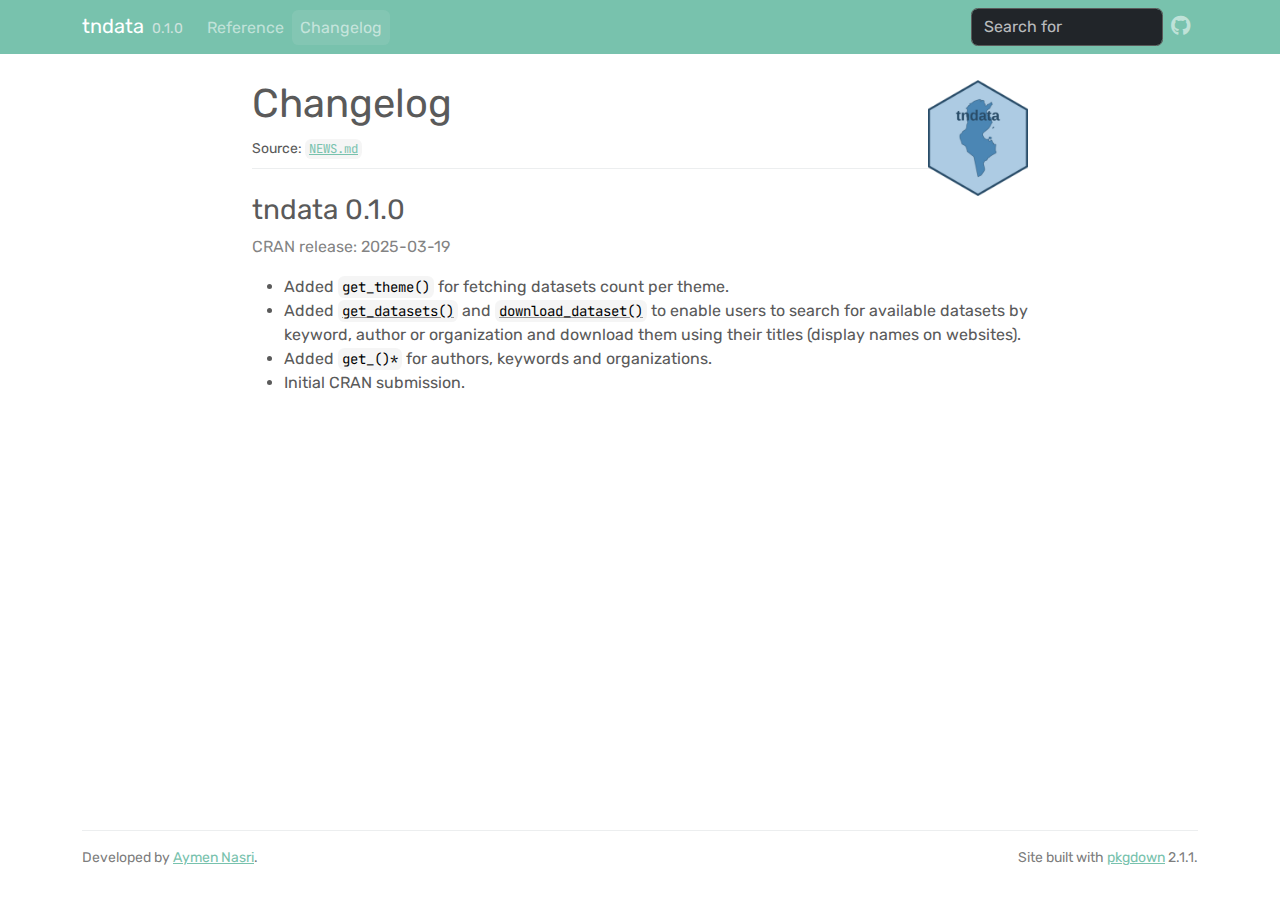
<file: news/index.html>
<!DOCTYPE html>
<!-- Generated by pkgdown: do not edit by hand --><html lang="en"><head><meta http-equiv="Content-Type" content="text/html; charset=UTF-8"><meta charset="utf-8"><meta http-equiv="X-UA-Compatible" content="IE=edge"><meta name="viewport" content="width=device-width, initial-scale=1, shrink-to-fit=no"><title>Changelog • tndata</title><script src="../deps/jquery-3.6.0/jquery-3.6.0.min.js"></script><meta name="viewport" content="width=device-width, initial-scale=1, shrink-to-fit=no"><link href="../deps/bootstrap-5.3.1/bootstrap.min.css" rel="stylesheet"><script src="../deps/bootstrap-5.3.1/bootstrap.bundle.min.js"></script><link href="../deps/Rubik-0.4.9/font.css" rel="stylesheet"><link href="../deps/JetBrains_Mono-0.4.9/font.css" rel="stylesheet"><link href="../deps/font-awesome-6.5.2/css/all.min.css" rel="stylesheet"><link href="../deps/font-awesome-6.5.2/css/v4-shims.min.css" rel="stylesheet"><script src="../deps/headroom-0.11.0/headroom.min.js"></script><script src="../deps/headroom-0.11.0/jQuery.headroom.min.js"></script><script src="../deps/bootstrap-toc-1.0.1/bootstrap-toc.min.js"></script><script src="../deps/clipboard.js-2.0.11/clipboard.min.js"></script><script src="../deps/search-1.0.0/autocomplete.jquery.min.js"></script><script src="../deps/search-1.0.0/fuse.min.js"></script><script src="../deps/search-1.0.0/mark.min.js"></script><!-- pkgdown --><script src="../pkgdown.js"></script><meta property="og:title" content="Changelog"><meta property="og:image" content="http://aymennasri.me/tndata/logo.png"></head><body>
    <a href="#main" class="visually-hidden-focusable">Skip to contents</a>


    <nav class="navbar navbar-expand-lg fixed-top bg-primary" data-bs-theme="dark" aria-label="Site navigation"><div class="container">

    <a class="navbar-brand me-2" href="../index.html">tndata</a>

    <small class="nav-text text-muted me-auto" data-bs-toggle="tooltip" data-bs-placement="bottom" title="">0.1.0</small>


    <button class="navbar-toggler" type="button" data-bs-toggle="collapse" data-bs-target="#navbar" aria-controls="navbar" aria-expanded="false" aria-label="Toggle navigation">
      <span class="navbar-toggler-icon"></span>
    </button>

    <div id="navbar" class="collapse navbar-collapse ms-3">
      <ul class="navbar-nav me-auto"><li class="nav-item"><a class="nav-link" href="../reference/index.html">Reference</a></li>
<li class="active nav-item"><a class="nav-link" href="../news/index.html">Changelog</a></li>
      </ul><ul class="navbar-nav"><li class="nav-item"><form class="form-inline" role="search">
 <input class="form-control" type="search" name="search-input" id="search-input" autocomplete="off" aria-label="Search site" placeholder="Search for" data-search-index="../search.json"></form></li>
<li class="nav-item"><a class="external-link nav-link" href="https://github.com/aymennasri/tndata/" aria-label="GitHub"><span class="fa fab fa-github fa-lg"></span></a></li>
      </ul></div>


  </div>
</nav><div class="container template-news">
<div class="row">
  <main id="main" class="col-md-9"><div class="page-header">
      <img src="../logo.png" class="logo" alt=""><h1>Changelog</h1>
      <small>Source: <a href="https://github.com/aymennasri/tndata/blob/master/NEWS.md" class="external-link"><code>NEWS.md</code></a></small>
    </div>

    <div class="section level2">
<h2 class="pkg-version" data-toc-text="0.1.0" id="tndata-010">tndata 0.1.0<a class="anchor" aria-label="anchor" href="#tndata-010"></a></h2><p class="text-muted">CRAN release: 2025-03-19</p>
<ul><li>Added <code>get_theme()</code> for fetching datasets count per theme.</li>
<li>Added <code><a href="../reference/get_datasets.html">get_datasets()</a></code> and <code><a href="../reference/download_dataset.html">download_dataset()</a></code> to enable users to search for available datasets by keyword, author or organization and download them using their titles (display names on websites).</li>
<li>Added <code>get_()*</code> for authors, keywords and organizations.</li>
<li>Initial CRAN submission.</li>
</ul></div>
  </main></div>


    <footer><div class="pkgdown-footer-left">
  <p>Developed by <a href="https://aymennasri.me" class="external-link">Aymen Nasri</a>.</p>
</div>

<div class="pkgdown-footer-right">
  <p>Site built with <a href="https://pkgdown.r-lib.org/" class="external-link">pkgdown</a> 2.1.1.</p>
</div>

    </footer></div>





  </body></html>
</file>
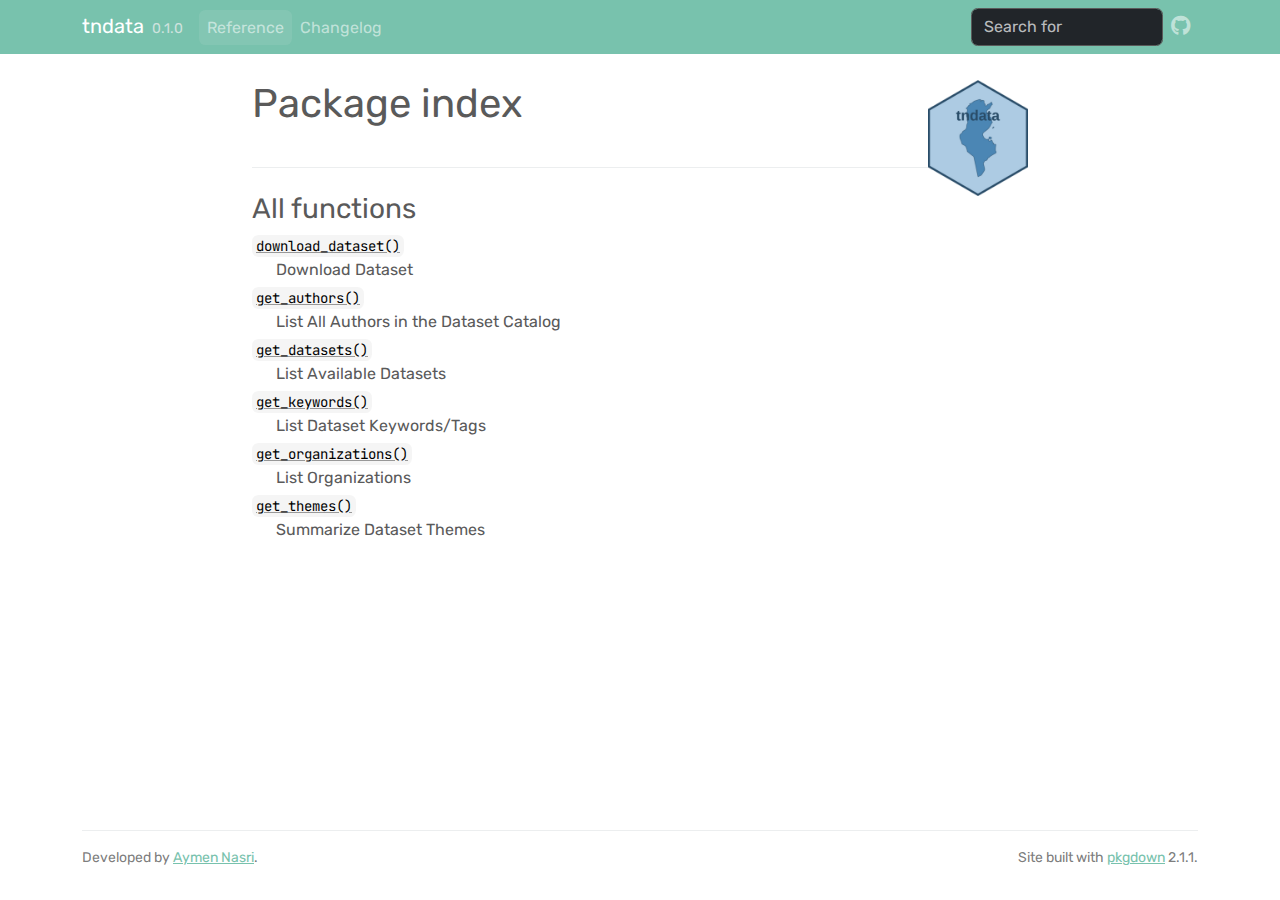
<file: reference/index.html>
<!DOCTYPE html>
<!-- Generated by pkgdown: do not edit by hand --><html lang="en"><head><meta http-equiv="Content-Type" content="text/html; charset=UTF-8"><meta charset="utf-8"><meta http-equiv="X-UA-Compatible" content="IE=edge"><meta name="viewport" content="width=device-width, initial-scale=1, shrink-to-fit=no"><title>Package index • tndata</title><script src="../deps/jquery-3.6.0/jquery-3.6.0.min.js"></script><meta name="viewport" content="width=device-width, initial-scale=1, shrink-to-fit=no"><link href="../deps/bootstrap-5.3.1/bootstrap.min.css" rel="stylesheet"><script src="../deps/bootstrap-5.3.1/bootstrap.bundle.min.js"></script><link href="../deps/Rubik-0.4.9/font.css" rel="stylesheet"><link href="../deps/JetBrains_Mono-0.4.9/font.css" rel="stylesheet"><link href="../deps/font-awesome-6.5.2/css/all.min.css" rel="stylesheet"><link href="../deps/font-awesome-6.5.2/css/v4-shims.min.css" rel="stylesheet"><script src="../deps/headroom-0.11.0/headroom.min.js"></script><script src="../deps/headroom-0.11.0/jQuery.headroom.min.js"></script><script src="../deps/bootstrap-toc-1.0.1/bootstrap-toc.min.js"></script><script src="../deps/clipboard.js-2.0.11/clipboard.min.js"></script><script src="../deps/search-1.0.0/autocomplete.jquery.min.js"></script><script src="../deps/search-1.0.0/fuse.min.js"></script><script src="../deps/search-1.0.0/mark.min.js"></script><!-- pkgdown --><script src="../pkgdown.js"></script><meta property="og:title" content="Package index"><meta property="og:image" content="http://aymennasri.me/tndata/logo.png"></head><body>
    <a href="#main" class="visually-hidden-focusable">Skip to contents</a>


    <nav class="navbar navbar-expand-lg fixed-top bg-primary" data-bs-theme="dark" aria-label="Site navigation"><div class="container">

    <a class="navbar-brand me-2" href="../index.html">tndata</a>

    <small class="nav-text text-muted me-auto" data-bs-toggle="tooltip" data-bs-placement="bottom" title="">0.1.0</small>


    <button class="navbar-toggler" type="button" data-bs-toggle="collapse" data-bs-target="#navbar" aria-controls="navbar" aria-expanded="false" aria-label="Toggle navigation">
      <span class="navbar-toggler-icon"></span>
    </button>

    <div id="navbar" class="collapse navbar-collapse ms-3">
      <ul class="navbar-nav me-auto"><li class="active nav-item"><a class="nav-link" href="../reference/index.html">Reference</a></li>
<li class="nav-item"><a class="nav-link" href="../news/index.html">Changelog</a></li>
      </ul><ul class="navbar-nav"><li class="nav-item"><form class="form-inline" role="search">
 <input class="form-control" type="search" name="search-input" id="search-input" autocomplete="off" aria-label="Search site" placeholder="Search for" data-search-index="../search.json"></form></li>
<li class="nav-item"><a class="external-link nav-link" href="https://github.com/aymennasri/tndata/" aria-label="GitHub"><span class="fa fab fa-github fa-lg"></span></a></li>
      </ul></div>


  </div>
</nav><div class="container template-reference-index">
<div class="row">
  <main id="main" class="col-md-9"><div class="page-header">
      <img src="../logo.png" class="logo" alt=""><h1>Package index</h1>
    </div>

    <div class="section level2">
      <h2 id="all-functions">All functions<a class="anchor" aria-label="anchor" href="#all-functions"></a></h2>




    </div><div class="section level2">




      <dl><dt>

          <code><a href="download_dataset.html">download_dataset()</a></code>

        </dt>
        <dd>Download Dataset</dd>
      </dl><dl><dt>

          <code><a href="get_authors.html">get_authors()</a></code>

        </dt>
        <dd>List All Authors in the Dataset Catalog</dd>
      </dl><dl><dt>

          <code><a href="get_datasets.html">get_datasets()</a></code>

        </dt>
        <dd>List Available Datasets</dd>
      </dl><dl><dt>

          <code><a href="get_keywords.html">get_keywords()</a></code>

        </dt>
        <dd>List Dataset Keywords/Tags</dd>
      </dl><dl><dt>

          <code><a href="get_organizations.html">get_organizations()</a></code>

        </dt>
        <dd>List Organizations</dd>
      </dl><dl><dt>

          <code><a href="get_themes.html">get_themes()</a></code>

        </dt>
        <dd>Summarize Dataset Themes</dd>
      </dl></div>
  </main></div>


    <footer><div class="pkgdown-footer-left">
  <p>Developed by <a href="https://aymennasri.me" class="external-link">Aymen Nasri</a>.</p>
</div>

<div class="pkgdown-footer-right">
  <p>Site built with <a href="https://pkgdown.r-lib.org/" class="external-link">pkgdown</a> 2.1.1.</p>
</div>

    </footer></div>





  </body></html>
</file>
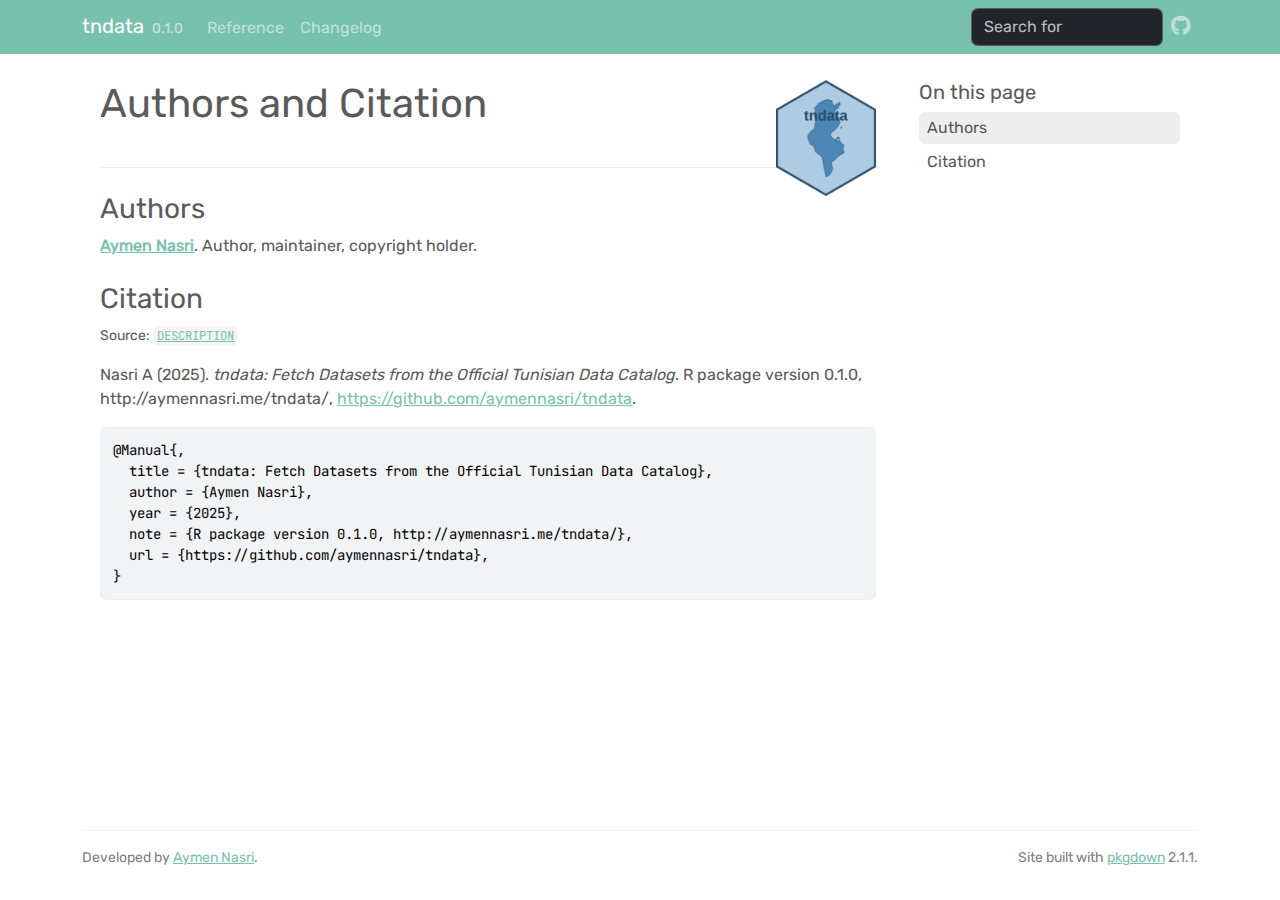
<file: authors.html>
<!DOCTYPE html>
<!-- Generated by pkgdown: do not edit by hand --><html lang="en"><head><meta http-equiv="Content-Type" content="text/html; charset=UTF-8"><meta charset="utf-8"><meta http-equiv="X-UA-Compatible" content="IE=edge"><meta name="viewport" content="width=device-width, initial-scale=1, shrink-to-fit=no"><title>Authors and Citation • tndata</title><script src="deps/jquery-3.6.0/jquery-3.6.0.min.js"></script><meta name="viewport" content="width=device-width, initial-scale=1, shrink-to-fit=no"><link href="deps/bootstrap-5.3.1/bootstrap.min.css" rel="stylesheet"><script src="deps/bootstrap-5.3.1/bootstrap.bundle.min.js"></script><link href="deps/Rubik-0.4.9/font.css" rel="stylesheet"><link href="deps/JetBrains_Mono-0.4.9/font.css" rel="stylesheet"><link href="deps/font-awesome-6.5.2/css/all.min.css" rel="stylesheet"><link href="deps/font-awesome-6.5.2/css/v4-shims.min.css" rel="stylesheet"><script src="deps/headroom-0.11.0/headroom.min.js"></script><script src="deps/headroom-0.11.0/jQuery.headroom.min.js"></script><script src="deps/bootstrap-toc-1.0.1/bootstrap-toc.min.js"></script><script src="deps/clipboard.js-2.0.11/clipboard.min.js"></script><script src="deps/search-1.0.0/autocomplete.jquery.min.js"></script><script src="deps/search-1.0.0/fuse.min.js"></script><script src="deps/search-1.0.0/mark.min.js"></script><!-- pkgdown --><script src="pkgdown.js"></script><meta property="og:title" content="Authors and Citation"><meta property="og:image" content="http://aymennasri.me/tndata/logo.png"></head><body>
    <a href="#main" class="visually-hidden-focusable">Skip to contents</a>


    <nav class="navbar navbar-expand-lg fixed-top bg-primary" data-bs-theme="dark" aria-label="Site navigation"><div class="container">

    <a class="navbar-brand me-2" href="index.html">tndata</a>

    <small class="nav-text text-muted me-auto" data-bs-toggle="tooltip" data-bs-placement="bottom" title="">0.1.0</small>


    <button class="navbar-toggler" type="button" data-bs-toggle="collapse" data-bs-target="#navbar" aria-controls="navbar" aria-expanded="false" aria-label="Toggle navigation">
      <span class="navbar-toggler-icon"></span>
    </button>

    <div id="navbar" class="collapse navbar-collapse ms-3">
      <ul class="navbar-nav me-auto"><li class="nav-item"><a class="nav-link" href="reference/index.html">Reference</a></li>
<li class="nav-item"><a class="nav-link" href="news/index.html">Changelog</a></li>
      </ul><ul class="navbar-nav"><li class="nav-item"><form class="form-inline" role="search">
 <input class="form-control" type="search" name="search-input" id="search-input" autocomplete="off" aria-label="Search site" placeholder="Search for" data-search-index="search.json"></form></li>
<li class="nav-item"><a class="external-link nav-link" href="https://github.com/aymennasri/tndata/" aria-label="GitHub"><span class="fa fab fa-github fa-lg"></span></a></li>
      </ul></div>


  </div>
</nav><div class="container template-citation-authors">
<div class="row">
  <main id="main" class="col-md-9"><div class="page-header">
      <img src="logo.png" class="logo" alt=""><h1>Authors and Citation</h1>
    </div>

    <div class="section level2">
      <h2>Authors</h2>

      <ul class="list-unstyled"><li>
          <p><strong><a href="https://aymennasri.me" class="external-link">Aymen Nasri</a></strong>. Author, maintainer, copyright holder.
          </p>
        </li>
      </ul></div>

    <div class="section level2">
      <h2 id="citation">Citation</h2>
      <p><small class="dont-index">Source: <a href="https://github.com/aymennasri/tndata/blob/master/DESCRIPTION" class="external-link"><code>DESCRIPTION</code></a></small></p>

      <p>Nasri A (2025).
<em>tndata: Fetch Datasets from the Official Tunisian Data Catalog</em>.
R package version 0.1.0, http://aymennasri.me/tndata/, <a href="https://github.com/aymennasri/tndata" class="external-link">https://github.com/aymennasri/tndata</a>.
</p>
      <pre>@Manual{,
  title = {tndata: Fetch Datasets from the Official Tunisian Data Catalog},
  author = {Aymen Nasri},
  year = {2025},
  note = {R package version 0.1.0, http://aymennasri.me/tndata/},
  url = {https://github.com/aymennasri/tndata},
}</pre>
    </div>

  </main><aside class="col-md-3"><nav id="toc" aria-label="Table of contents"><h2>On this page</h2>
    </nav></aside></div>


    <footer><div class="pkgdown-footer-left">
  <p>Developed by <a href="https://aymennasri.me" class="external-link">Aymen Nasri</a>.</p>
</div>

<div class="pkgdown-footer-right">
  <p>Site built with <a href="https://pkgdown.r-lib.org/" class="external-link">pkgdown</a> 2.1.1.</p>
</div>

    </footer></div>





  </body></html>
</file>
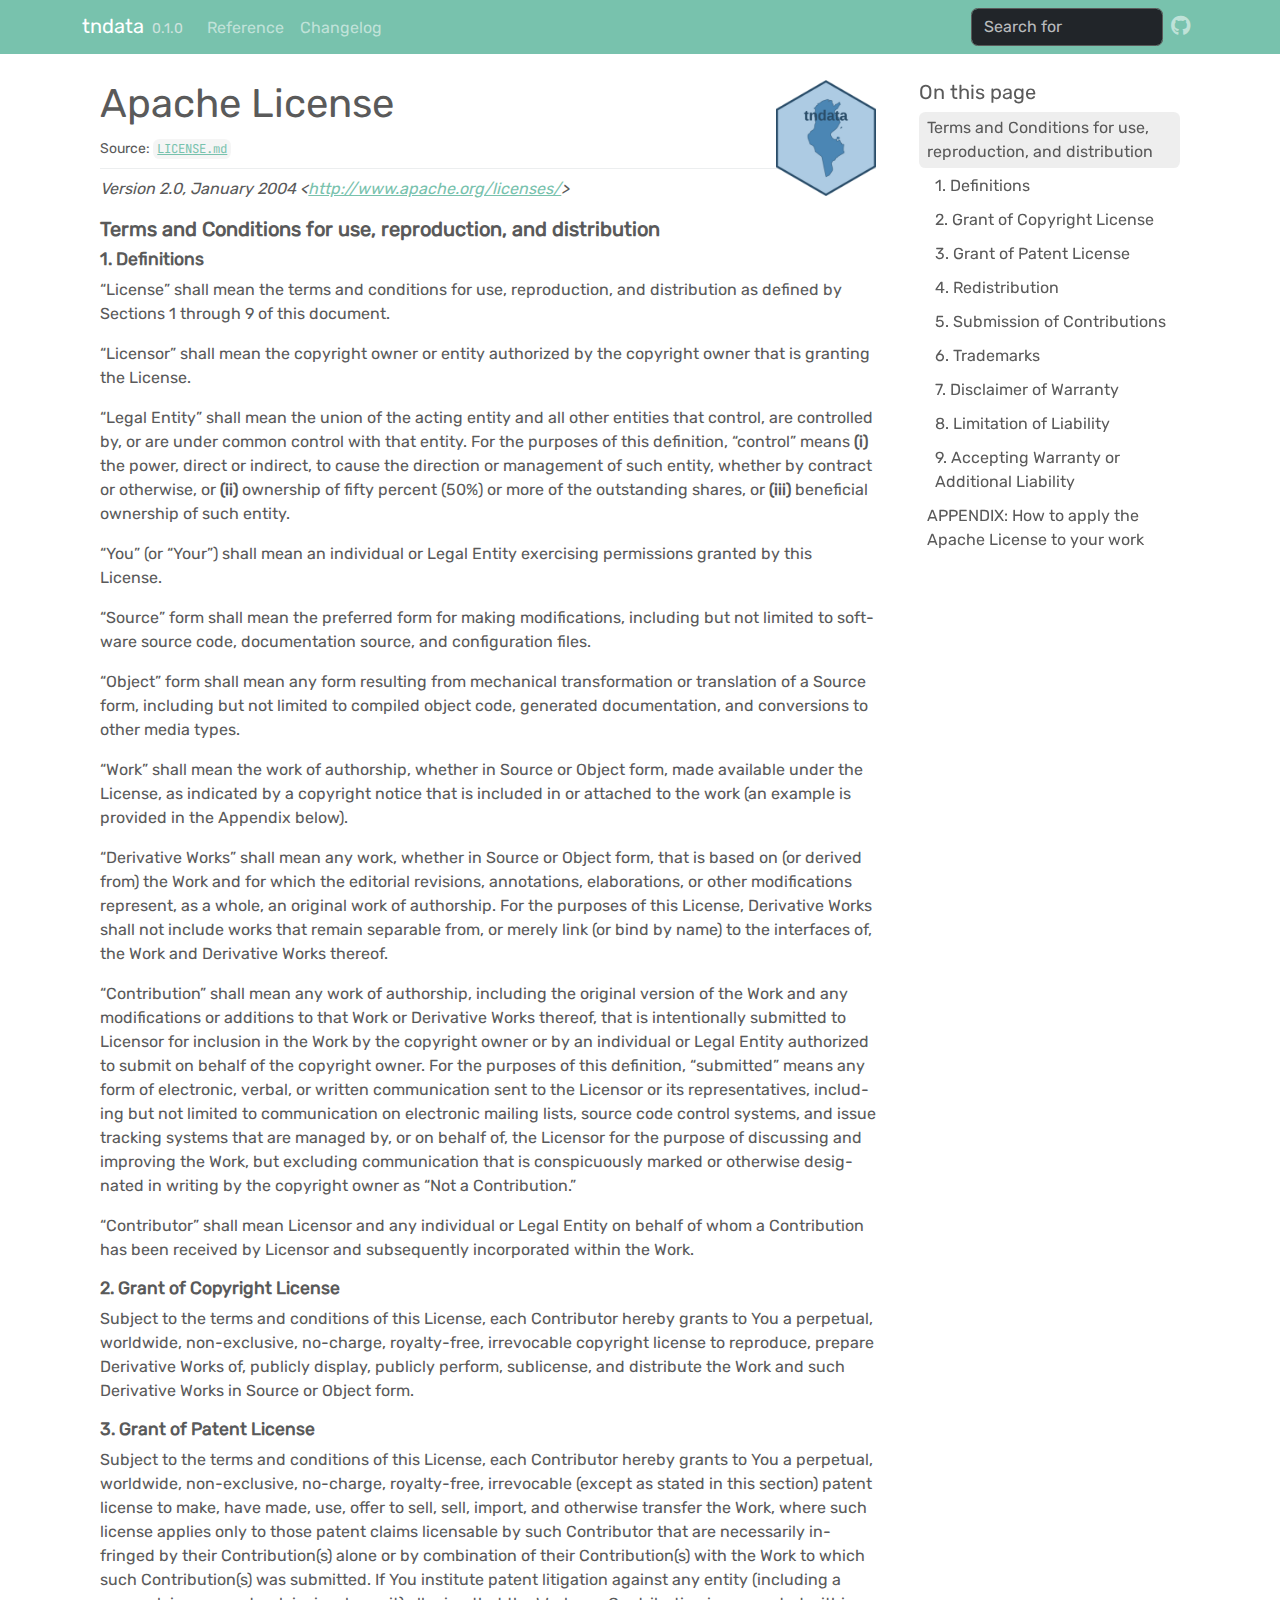
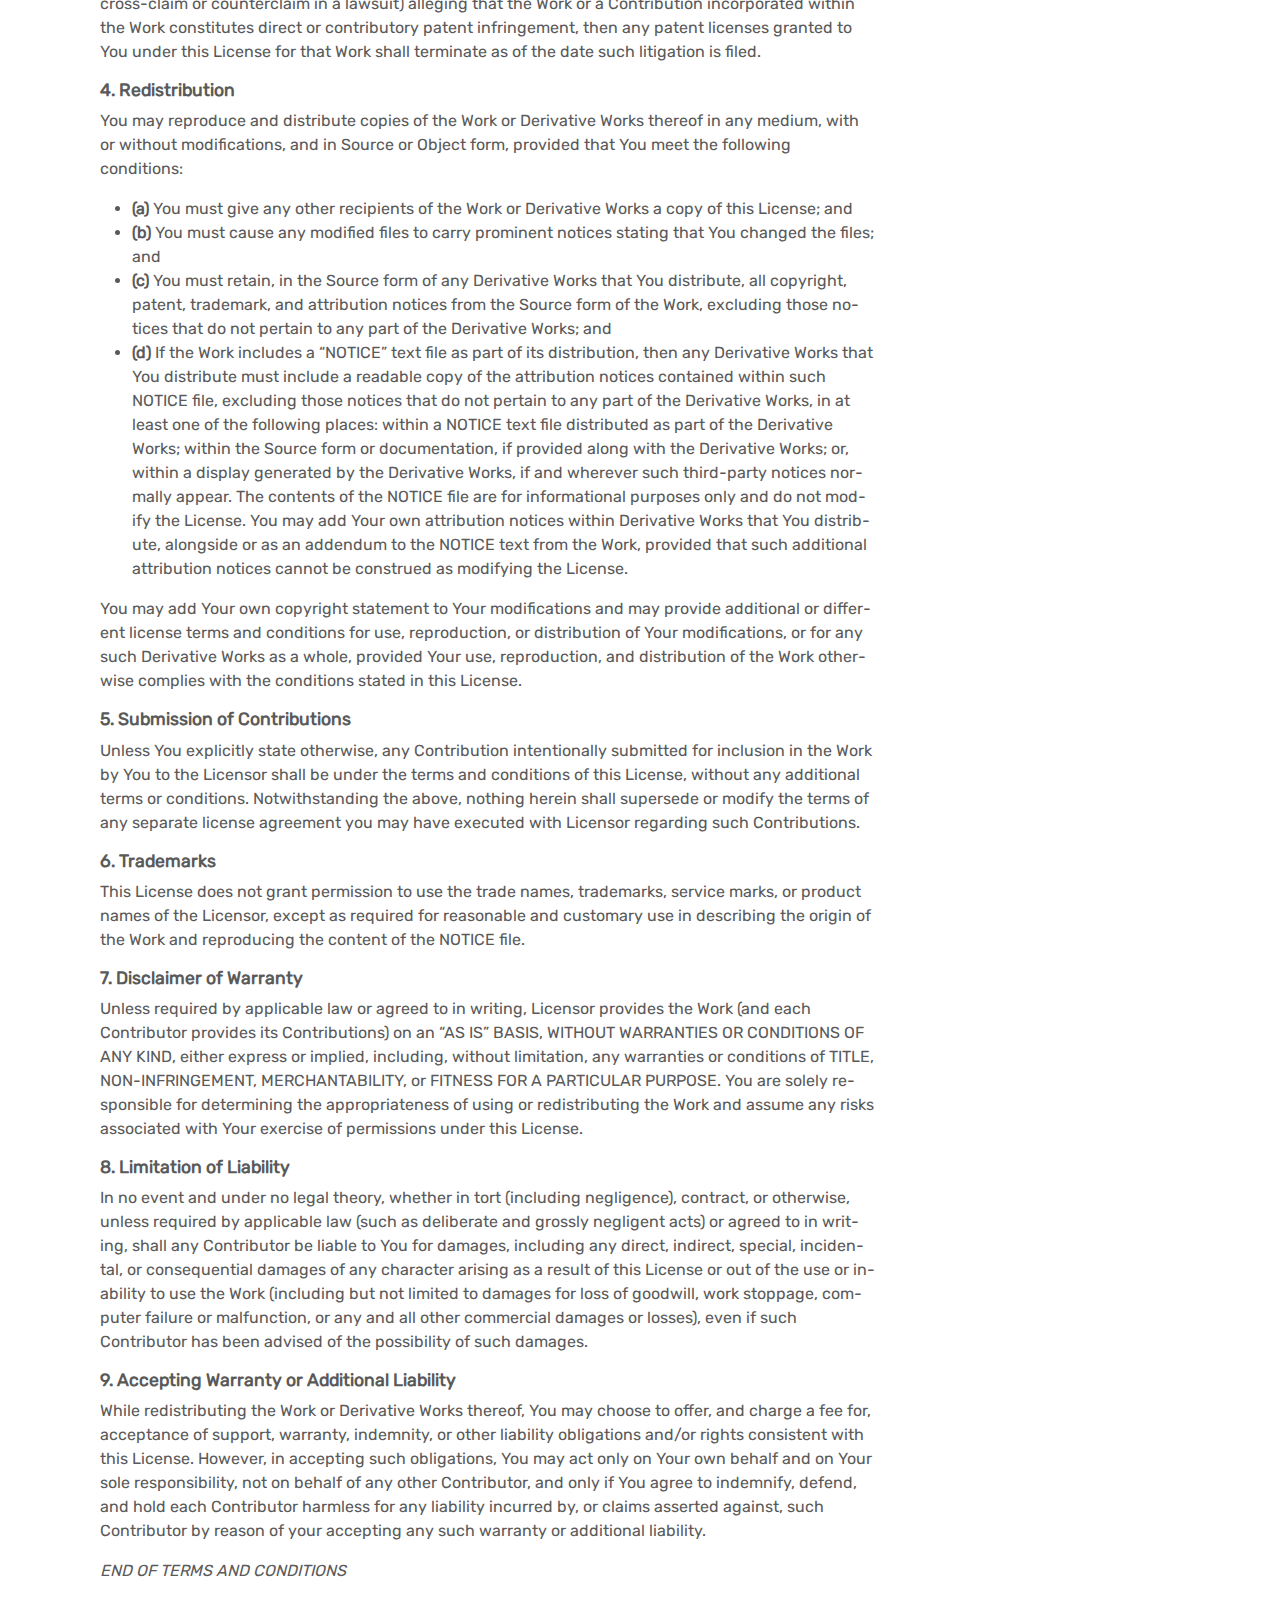
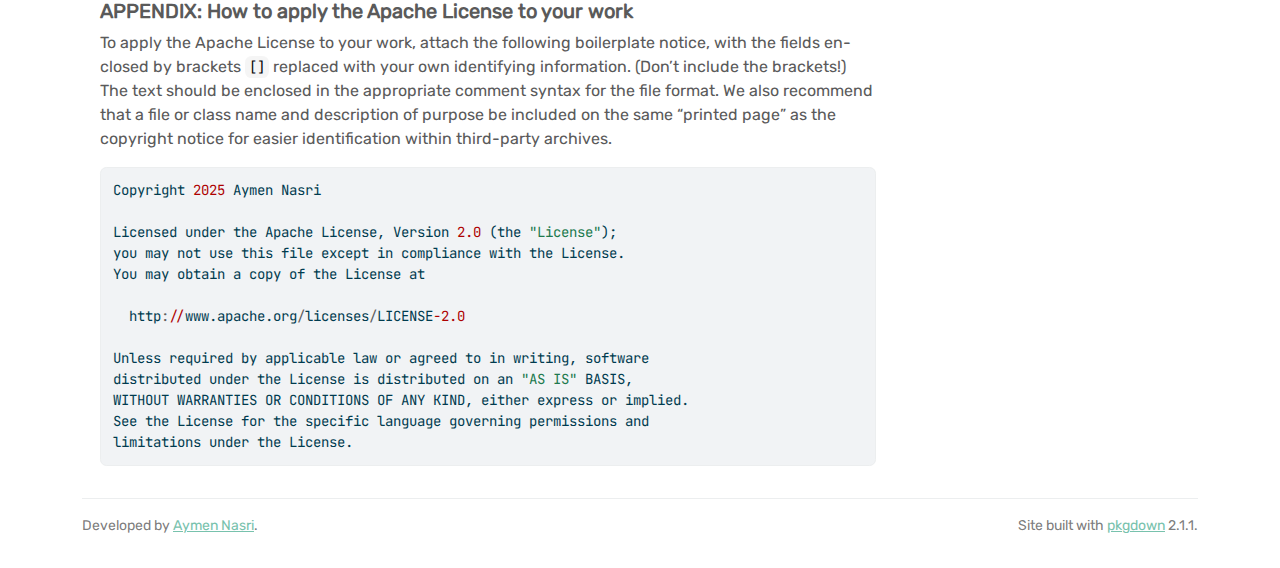
<file: LICENSE.html>
<!DOCTYPE html>
<!-- Generated by pkgdown: do not edit by hand --><html lang="en"><head><meta http-equiv="Content-Type" content="text/html; charset=UTF-8"><meta charset="utf-8"><meta http-equiv="X-UA-Compatible" content="IE=edge"><meta name="viewport" content="width=device-width, initial-scale=1, shrink-to-fit=no"><title>Apache License • tndata</title><script src="deps/jquery-3.6.0/jquery-3.6.0.min.js"></script><meta name="viewport" content="width=device-width, initial-scale=1, shrink-to-fit=no"><link href="deps/bootstrap-5.3.1/bootstrap.min.css" rel="stylesheet"><script src="deps/bootstrap-5.3.1/bootstrap.bundle.min.js"></script><link href="deps/Rubik-0.4.9/font.css" rel="stylesheet"><link href="deps/JetBrains_Mono-0.4.9/font.css" rel="stylesheet"><link href="deps/font-awesome-6.5.2/css/all.min.css" rel="stylesheet"><link href="deps/font-awesome-6.5.2/css/v4-shims.min.css" rel="stylesheet"><script src="deps/headroom-0.11.0/headroom.min.js"></script><script src="deps/headroom-0.11.0/jQuery.headroom.min.js"></script><script src="deps/bootstrap-toc-1.0.1/bootstrap-toc.min.js"></script><script src="deps/clipboard.js-2.0.11/clipboard.min.js"></script><script src="deps/search-1.0.0/autocomplete.jquery.min.js"></script><script src="deps/search-1.0.0/fuse.min.js"></script><script src="deps/search-1.0.0/mark.min.js"></script><!-- pkgdown --><script src="pkgdown.js"></script><meta property="og:title" content="Apache License"><meta property="og:image" content="http://aymennasri.me/tndata/logo.png"></head><body>
    <a href="#main" class="visually-hidden-focusable">Skip to contents</a>


    <nav class="navbar navbar-expand-lg fixed-top bg-primary" data-bs-theme="dark" aria-label="Site navigation"><div class="container">

    <a class="navbar-brand me-2" href="index.html">tndata</a>

    <small class="nav-text text-muted me-auto" data-bs-toggle="tooltip" data-bs-placement="bottom" title="">0.1.0</small>


    <button class="navbar-toggler" type="button" data-bs-toggle="collapse" data-bs-target="#navbar" aria-controls="navbar" aria-expanded="false" aria-label="Toggle navigation">
      <span class="navbar-toggler-icon"></span>
    </button>

    <div id="navbar" class="collapse navbar-collapse ms-3">
      <ul class="navbar-nav me-auto"><li class="nav-item"><a class="nav-link" href="reference/index.html">Reference</a></li>
<li class="nav-item"><a class="nav-link" href="news/index.html">Changelog</a></li>
      </ul><ul class="navbar-nav"><li class="nav-item"><form class="form-inline" role="search">
 <input class="form-control" type="search" name="search-input" id="search-input" autocomplete="off" aria-label="Search site" placeholder="Search for" data-search-index="search.json"></form></li>
<li class="nav-item"><a class="external-link nav-link" href="https://github.com/aymennasri/tndata/" aria-label="GitHub"><span class="fa fab fa-github fa-lg"></span></a></li>
      </ul></div>


  </div>
</nav><div class="container template-title-body">
<div class="row">
  <main id="main" class="col-md-9"><div class="page-header">
      <img src="logo.png" class="logo" alt=""><h1>Apache License</h1>
      <small class="dont-index">Source: <a href="https://github.com/aymennasri/tndata/blob/master/LICENSE.md" class="external-link"><code>LICENSE.md</code></a></small>
    </div>

<div id="apache-license" class="section level1">

<p><em>Version 2.0, January 2004</em> <em>&lt;<a href="http://www.apache.org/licenses/" class="external-link uri">http://www.apache.org/licenses/</a>&gt;</em></p>
<div class="section level3">
<h3 id="terms-and-conditions-for-use-reproduction-and-distribution">Terms and Conditions for use, reproduction, and distribution<a class="anchor" aria-label="anchor" href="#terms-and-conditions-for-use-reproduction-and-distribution"></a></h3>
<div class="section level4">
<h4 id="id_1-definitions">1. Definitions<a class="anchor" aria-label="anchor" href="#id_1-definitions"></a></h4>
<p>“License” shall mean the terms and conditions for use, reproduction, and distribution as defined by Sections 1 through 9 of this document.</p>
<p>“Licensor” shall mean the copyright owner or entity authorized by the copyright owner that is granting the License.</p>
<p>“Legal Entity” shall mean the union of the acting entity and all other entities that control, are controlled by, or are under common control with that entity. For the purposes of this definition, “control” means <strong>(i)</strong> the power, direct or indirect, to cause the direction or management of such entity, whether by contract or otherwise, or <strong>(ii)</strong> ownership of fifty percent (50%) or more of the outstanding shares, or <strong>(iii)</strong> beneficial ownership of such entity.</p>
<p>“You” (or “Your”) shall mean an individual or Legal Entity exercising permissions granted by this License.</p>
<p>“Source” form shall mean the preferred form for making modifications, including but not limited to software source code, documentation source, and configuration files.</p>
<p>“Object” form shall mean any form resulting from mechanical transformation or translation of a Source form, including but not limited to compiled object code, generated documentation, and conversions to other media types.</p>
<p>“Work” shall mean the work of authorship, whether in Source or Object form, made available under the License, as indicated by a copyright notice that is included in or attached to the work (an example is provided in the Appendix below).</p>
<p>“Derivative Works” shall mean any work, whether in Source or Object form, that is based on (or derived from) the Work and for which the editorial revisions, annotations, elaborations, or other modifications represent, as a whole, an original work of authorship. For the purposes of this License, Derivative Works shall not include works that remain separable from, or merely link (or bind by name) to the interfaces of, the Work and Derivative Works thereof.</p>
<p>“Contribution” shall mean any work of authorship, including the original version of the Work and any modifications or additions to that Work or Derivative Works thereof, that is intentionally submitted to Licensor for inclusion in the Work by the copyright owner or by an individual or Legal Entity authorized to submit on behalf of the copyright owner. For the purposes of this definition, “submitted” means any form of electronic, verbal, or written communication sent to the Licensor or its representatives, including but not limited to communication on electronic mailing lists, source code control systems, and issue tracking systems that are managed by, or on behalf of, the Licensor for the purpose of discussing and improving the Work, but excluding communication that is conspicuously marked or otherwise designated in writing by the copyright owner as “Not a Contribution.”</p>
<p>“Contributor” shall mean Licensor and any individual or Legal Entity on behalf of whom a Contribution has been received by Licensor and subsequently incorporated within the Work.</p>
</div>
<div class="section level4">
<h4 id="id_2-grant-of-copyright-license">2. Grant of Copyright License<a class="anchor" aria-label="anchor" href="#id_2-grant-of-copyright-license"></a></h4>
<p>Subject to the terms and conditions of this License, each Contributor hereby grants to You a perpetual, worldwide, non-exclusive, no-charge, royalty-free, irrevocable copyright license to reproduce, prepare Derivative Works of, publicly display, publicly perform, sublicense, and distribute the Work and such Derivative Works in Source or Object form.</p>
</div>
<div class="section level4">
<h4 id="id_3-grant-of-patent-license">3. Grant of Patent License<a class="anchor" aria-label="anchor" href="#id_3-grant-of-patent-license"></a></h4>
<p>Subject to the terms and conditions of this License, each Contributor hereby grants to You a perpetual, worldwide, non-exclusive, no-charge, royalty-free, irrevocable (except as stated in this section) patent license to make, have made, use, offer to sell, sell, import, and otherwise transfer the Work, where such license applies only to those patent claims licensable by such Contributor that are necessarily infringed by their Contribution(s) alone or by combination of their Contribution(s) with the Work to which such Contribution(s) was submitted. If You institute patent litigation against any entity (including a cross-claim or counterclaim in a lawsuit) alleging that the Work or a Contribution incorporated within the Work constitutes direct or contributory patent infringement, then any patent licenses granted to You under this License for that Work shall terminate as of the date such litigation is filed.</p>
</div>
<div class="section level4">
<h4 id="id_4-redistribution">4. Redistribution<a class="anchor" aria-label="anchor" href="#id_4-redistribution"></a></h4>
<p>You may reproduce and distribute copies of the Work or Derivative Works thereof in any medium, with or without modifications, and in Source or Object form, provided that You meet the following conditions:</p>
<ul><li>
<strong>(a)</strong> You must give any other recipients of the Work or Derivative Works a copy of this License; and</li>
<li>
<strong>(b)</strong> You must cause any modified files to carry prominent notices stating that You changed the files; and</li>
<li>
<strong>(c)</strong> You must retain, in the Source form of any Derivative Works that You distribute, all copyright, patent, trademark, and attribution notices from the Source form of the Work, excluding those notices that do not pertain to any part of the Derivative Works; and</li>
<li>
<strong>(d)</strong> If the Work includes a “NOTICE” text file as part of its distribution, then any Derivative Works that You distribute must include a readable copy of the attribution notices contained within such NOTICE file, excluding those notices that do not pertain to any part of the Derivative Works, in at least one of the following places: within a NOTICE text file distributed as part of the Derivative Works; within the Source form or documentation, if provided along with the Derivative Works; or, within a display generated by the Derivative Works, if and wherever such third-party notices normally appear. The contents of the NOTICE file are for informational purposes only and do not modify the License. You may add Your own attribution notices within Derivative Works that You distribute, alongside or as an addendum to the NOTICE text from the Work, provided that such additional attribution notices cannot be construed as modifying the License.</li>
</ul><p>You may add Your own copyright statement to Your modifications and may provide additional or different license terms and conditions for use, reproduction, or distribution of Your modifications, or for any such Derivative Works as a whole, provided Your use, reproduction, and distribution of the Work otherwise complies with the conditions stated in this License.</p>
</div>
<div class="section level4">
<h4 id="id_5-submission-of-contributions">5. Submission of Contributions<a class="anchor" aria-label="anchor" href="#id_5-submission-of-contributions"></a></h4>
<p>Unless You explicitly state otherwise, any Contribution intentionally submitted for inclusion in the Work by You to the Licensor shall be under the terms and conditions of this License, without any additional terms or conditions. Notwithstanding the above, nothing herein shall supersede or modify the terms of any separate license agreement you may have executed with Licensor regarding such Contributions.</p>
</div>
<div class="section level4">
<h4 id="id_6-trademarks">6. Trademarks<a class="anchor" aria-label="anchor" href="#id_6-trademarks"></a></h4>
<p>This License does not grant permission to use the trade names, trademarks, service marks, or product names of the Licensor, except as required for reasonable and customary use in describing the origin of the Work and reproducing the content of the NOTICE file.</p>
</div>
<div class="section level4">
<h4 id="id_7-disclaimer-of-warranty">7. Disclaimer of Warranty<a class="anchor" aria-label="anchor" href="#id_7-disclaimer-of-warranty"></a></h4>
<p>Unless required by applicable law or agreed to in writing, Licensor provides the Work (and each Contributor provides its Contributions) on an “AS IS” BASIS, WITHOUT WARRANTIES OR CONDITIONS OF ANY KIND, either express or implied, including, without limitation, any warranties or conditions of TITLE, NON-INFRINGEMENT, MERCHANTABILITY, or FITNESS FOR A PARTICULAR PURPOSE. You are solely responsible for determining the appropriateness of using or redistributing the Work and assume any risks associated with Your exercise of permissions under this License.</p>
</div>
<div class="section level4">
<h4 id="id_8-limitation-of-liability">8. Limitation of Liability<a class="anchor" aria-label="anchor" href="#id_8-limitation-of-liability"></a></h4>
<p>In no event and under no legal theory, whether in tort (including negligence), contract, or otherwise, unless required by applicable law (such as deliberate and grossly negligent acts) or agreed to in writing, shall any Contributor be liable to You for damages, including any direct, indirect, special, incidental, or consequential damages of any character arising as a result of this License or out of the use or inability to use the Work (including but not limited to damages for loss of goodwill, work stoppage, computer failure or malfunction, or any and all other commercial damages or losses), even if such Contributor has been advised of the possibility of such damages.</p>
</div>
<div class="section level4">
<h4 id="id_9-accepting-warranty-or-additional-liability">9. Accepting Warranty or Additional Liability<a class="anchor" aria-label="anchor" href="#id_9-accepting-warranty-or-additional-liability"></a></h4>
<p>While redistributing the Work or Derivative Works thereof, You may choose to offer, and charge a fee for, acceptance of support, warranty, indemnity, or other liability obligations and/or rights consistent with this License. However, in accepting such obligations, You may act only on Your own behalf and on Your sole responsibility, not on behalf of any other Contributor, and only if You agree to indemnify, defend, and hold each Contributor harmless for any liability incurred by, or claims asserted against, such Contributor by reason of your accepting any such warranty or additional liability.</p>
<p><em>END OF TERMS AND CONDITIONS</em></p>
</div>
</div>
<div class="section level3">
<h3 id="appendix-how-to-apply-the-apache-license-to-your-work">APPENDIX: How to apply the Apache License to your work<a class="anchor" aria-label="anchor" href="#appendix-how-to-apply-the-apache-license-to-your-work"></a></h3>
<p>To apply the Apache License to your work, attach the following boilerplate notice, with the fields enclosed by brackets <code>[]</code> replaced with your own identifying information. (Don’t include the brackets!) The text should be enclosed in the appropriate comment syntax for the file format. We also recommend that a file or class name and description of purpose be included on the same “printed page” as the copyright notice for easier identification within third-party archives.</p>
<div class="sourceCode" id="cb1"><pre class="sourceCode R"><code class="sourceCode r"><span id="cb1-1"><a href="#cb1-1" tabindex="-1"></a>Copyright <span class="dv">2025</span> Aymen Nasri</span>
<span id="cb1-2"><a href="#cb1-2" tabindex="-1"></a></span>
<span id="cb1-3"><a href="#cb1-3" tabindex="-1"></a>Licensed under the Apache License, Version <span class="fl">2.0</span> (the <span class="st">"License"</span>);</span>
<span id="cb1-4"><a href="#cb1-4" tabindex="-1"></a>you may not use this file except <span class="cf">in</span> compliance with the License.</span>
<span id="cb1-5"><a href="#cb1-5" tabindex="-1"></a>You may obtain a copy of the License at</span>
<span id="cb1-6"><a href="#cb1-6" tabindex="-1"></a></span>
<span id="cb1-7"><a href="#cb1-7" tabindex="-1"></a>  http<span class="sc">:</span><span class="er">//</span>www.apache.org<span class="sc">/</span>licenses<span class="sc">/</span>LICENSE<span class="fl">-2.0</span></span>
<span id="cb1-8"><a href="#cb1-8" tabindex="-1"></a></span>
<span id="cb1-9"><a href="#cb1-9" tabindex="-1"></a>Unless required by applicable law or agreed to <span class="cf">in</span> writing, software</span>
<span id="cb1-10"><a href="#cb1-10" tabindex="-1"></a>distributed under the License is distributed on an <span class="st">"AS IS"</span> BASIS,</span>
<span id="cb1-11"><a href="#cb1-11" tabindex="-1"></a>WITHOUT WARRANTIES OR CONDITIONS OF ANY KIND, either express or implied.</span>
<span id="cb1-12"><a href="#cb1-12" tabindex="-1"></a>See the License <span class="cf">for</span> the specific language governing permissions and</span>
<span id="cb1-13"><a href="#cb1-13" tabindex="-1"></a>limitations under the License.</span></code></pre></div>
</div>
</div>

  </main><aside class="col-md-3"><nav id="toc" aria-label="Table of contents"><h2>On this page</h2>
    </nav></aside></div>


    <footer><div class="pkgdown-footer-left">
  <p>Developed by <a href="https://aymennasri.me" class="external-link">Aymen Nasri</a>.</p>
</div>

<div class="pkgdown-footer-right">
  <p>Site built with <a href="https://pkgdown.r-lib.org/" class="external-link">pkgdown</a> 2.1.1.</p>
</div>

    </footer></div>





  </body></html>
</file>
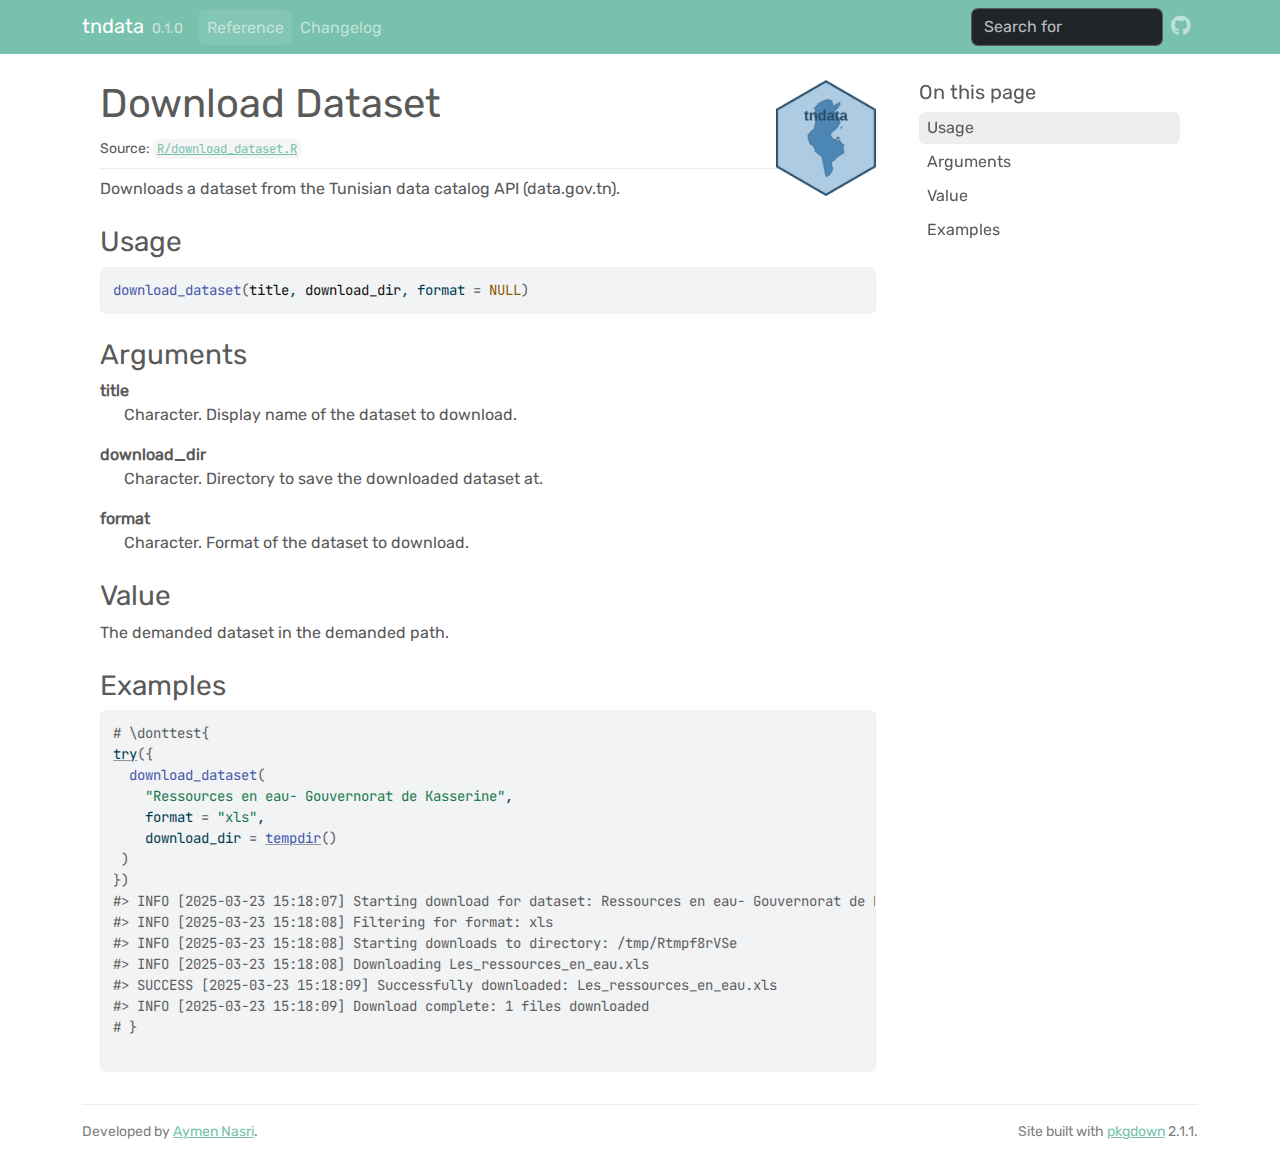
<file: reference/download_dataset.html>
<!DOCTYPE html>
<!-- Generated by pkgdown: do not edit by hand --><html lang="en"><head><meta http-equiv="Content-Type" content="text/html; charset=UTF-8"><meta charset="utf-8"><meta http-equiv="X-UA-Compatible" content="IE=edge"><meta name="viewport" content="width=device-width, initial-scale=1, shrink-to-fit=no"><title>Download Dataset — download_dataset • tndata</title><script src="../deps/jquery-3.6.0/jquery-3.6.0.min.js"></script><meta name="viewport" content="width=device-width, initial-scale=1, shrink-to-fit=no"><link href="../deps/bootstrap-5.3.1/bootstrap.min.css" rel="stylesheet"><script src="../deps/bootstrap-5.3.1/bootstrap.bundle.min.js"></script><link href="../deps/Rubik-0.4.9/font.css" rel="stylesheet"><link href="../deps/JetBrains_Mono-0.4.9/font.css" rel="stylesheet"><link href="../deps/font-awesome-6.5.2/css/all.min.css" rel="stylesheet"><link href="../deps/font-awesome-6.5.2/css/v4-shims.min.css" rel="stylesheet"><script src="../deps/headroom-0.11.0/headroom.min.js"></script><script src="../deps/headroom-0.11.0/jQuery.headroom.min.js"></script><script src="../deps/bootstrap-toc-1.0.1/bootstrap-toc.min.js"></script><script src="../deps/clipboard.js-2.0.11/clipboard.min.js"></script><script src="../deps/search-1.0.0/autocomplete.jquery.min.js"></script><script src="../deps/search-1.0.0/fuse.min.js"></script><script src="../deps/search-1.0.0/mark.min.js"></script><!-- pkgdown --><script src="../pkgdown.js"></script><meta property="og:title" content="Download Dataset — download_dataset"><meta name="description" content="Downloads a dataset from the Tunisian data catalog API (data.gov.tn)."><meta property="og:description" content="Downloads a dataset from the Tunisian data catalog API (data.gov.tn)."><meta property="og:image" content="http://aymennasri.me/tndata/logo.png"></head><body>
    <a href="#main" class="visually-hidden-focusable">Skip to contents</a>


    <nav class="navbar navbar-expand-lg fixed-top bg-primary" data-bs-theme="dark" aria-label="Site navigation"><div class="container">

    <a class="navbar-brand me-2" href="../index.html">tndata</a>

    <small class="nav-text text-muted me-auto" data-bs-toggle="tooltip" data-bs-placement="bottom" title="">0.1.0</small>


    <button class="navbar-toggler" type="button" data-bs-toggle="collapse" data-bs-target="#navbar" aria-controls="navbar" aria-expanded="false" aria-label="Toggle navigation">
      <span class="navbar-toggler-icon"></span>
    </button>

    <div id="navbar" class="collapse navbar-collapse ms-3">
      <ul class="navbar-nav me-auto"><li class="active nav-item"><a class="nav-link" href="../reference/index.html">Reference</a></li>
<li class="nav-item"><a class="nav-link" href="../news/index.html">Changelog</a></li>
      </ul><ul class="navbar-nav"><li class="nav-item"><form class="form-inline" role="search">
 <input class="form-control" type="search" name="search-input" id="search-input" autocomplete="off" aria-label="Search site" placeholder="Search for" data-search-index="../search.json"></form></li>
<li class="nav-item"><a class="external-link nav-link" href="https://github.com/aymennasri/tndata/" aria-label="GitHub"><span class="fa fab fa-github fa-lg"></span></a></li>
      </ul></div>


  </div>
</nav><div class="container template-reference-topic">
<div class="row">
  <main id="main" class="col-md-9"><div class="page-header">
      <img src="../logo.png" class="logo" alt=""><h1>Download Dataset</h1>
      <small class="dont-index">Source: <a href="https://github.com/aymennasri/tndata/blob/master/R/download_dataset.R" class="external-link"><code>R/download_dataset.R</code></a></small>
      <div class="d-none name"><code>download_dataset.Rd</code></div>
    </div>

    <div class="ref-description section level2">
    <p>Downloads a dataset from the Tunisian data catalog API (data.gov.tn).</p>
    </div>

    <div class="section level2">
    <h2 id="ref-usage">Usage<a class="anchor" aria-label="anchor" href="#ref-usage"></a></h2>
    <div class="sourceCode"><pre class="sourceCode r"><code><span><span class="fu">download_dataset</span><span class="op">(</span><span class="va">title</span>, <span class="va">download_dir</span>, format <span class="op">=</span> <span class="cn">NULL</span><span class="op">)</span></span></code></pre></div>
    </div>

    <div class="section level2">
    <h2 id="arguments">Arguments<a class="anchor" aria-label="anchor" href="#arguments"></a></h2>


<dl><dt id="arg-title">title<a class="anchor" aria-label="anchor" href="#arg-title"></a></dt>
<dd><p>Character. Display name of the dataset to download.</p></dd>


<dt id="arg-download-dir">download_dir<a class="anchor" aria-label="anchor" href="#arg-download-dir"></a></dt>
<dd><p>Character. Directory to save the downloaded dataset at.</p></dd>


<dt id="arg-format">format<a class="anchor" aria-label="anchor" href="#arg-format"></a></dt>
<dd><p>Character. Format of the dataset to download.</p></dd>

</dl></div>
    <div class="section level2">
    <h2 id="value">Value<a class="anchor" aria-label="anchor" href="#value"></a></h2>
    <p>The demanded dataset in the demanded path.</p>
    </div>

    <div class="section level2">
    <h2 id="ref-examples">Examples<a class="anchor" aria-label="anchor" href="#ref-examples"></a></h2>
    <div class="sourceCode"><pre class="sourceCode r"><code><span class="r-in"><span><span class="co"># \donttest{</span></span></span>
<span class="r-in"><span><span class="kw"><a href="https://rdrr.io/r/base/try.html" class="external-link">try</a></span><span class="op">(</span><span class="op">{</span></span></span>
<span class="r-in"><span>  <span class="fu">download_dataset</span><span class="op">(</span></span></span>
<span class="r-in"><span>    <span class="st">"Ressources en eau- Gouvernorat de Kasserine"</span>,</span></span>
<span class="r-in"><span>    format <span class="op">=</span> <span class="st">"xls"</span>,</span></span>
<span class="r-in"><span>    download_dir <span class="op">=</span> <span class="fu"><a href="https://rdrr.io/r/base/tempfile.html" class="external-link">tempdir</a></span><span class="op">(</span><span class="op">)</span></span></span>
<span class="r-in"><span> <span class="op">)</span></span></span>
<span class="r-in"><span><span class="op">}</span><span class="op">)</span></span></span>
<span class="r-out co"><span class="r-pr">#&gt;</span> INFO [2025-03-23 15:18:07] Starting download for dataset: Ressources en eau- Gouvernorat de Kasserine</span>
<span class="r-out co"><span class="r-pr">#&gt;</span> INFO [2025-03-23 15:18:08] Filtering for format: xls</span>
<span class="r-out co"><span class="r-pr">#&gt;</span> INFO [2025-03-23 15:18:08] Starting downloads to directory: /tmp/Rtmpf8rVSe</span>
<span class="r-out co"><span class="r-pr">#&gt;</span> INFO [2025-03-23 15:18:08] Downloading Les_ressources_en_eau.xls</span>
<span class="r-out co"><span class="r-pr">#&gt;</span> SUCCESS [2025-03-23 15:18:09] Successfully downloaded: Les_ressources_en_eau.xls</span>
<span class="r-out co"><span class="r-pr">#&gt;</span> INFO [2025-03-23 15:18:09] Download complete: 1 files downloaded</span>
<span class="r-in"><span><span class="co"># }</span></span></span>
<span class="r-in"><span></span></span>
</code></pre></div>
    </div>
  </main><aside class="col-md-3"><nav id="toc" aria-label="Table of contents"><h2>On this page</h2>
    </nav></aside></div>


    <footer><div class="pkgdown-footer-left">
  <p>Developed by <a href="https://aymennasri.me" class="external-link">Aymen Nasri</a>.</p>
</div>

<div class="pkgdown-footer-right">
  <p>Site built with <a href="https://pkgdown.r-lib.org/" class="external-link">pkgdown</a> 2.1.1.</p>
</div>

    </footer></div>





  </body></html>
</file>
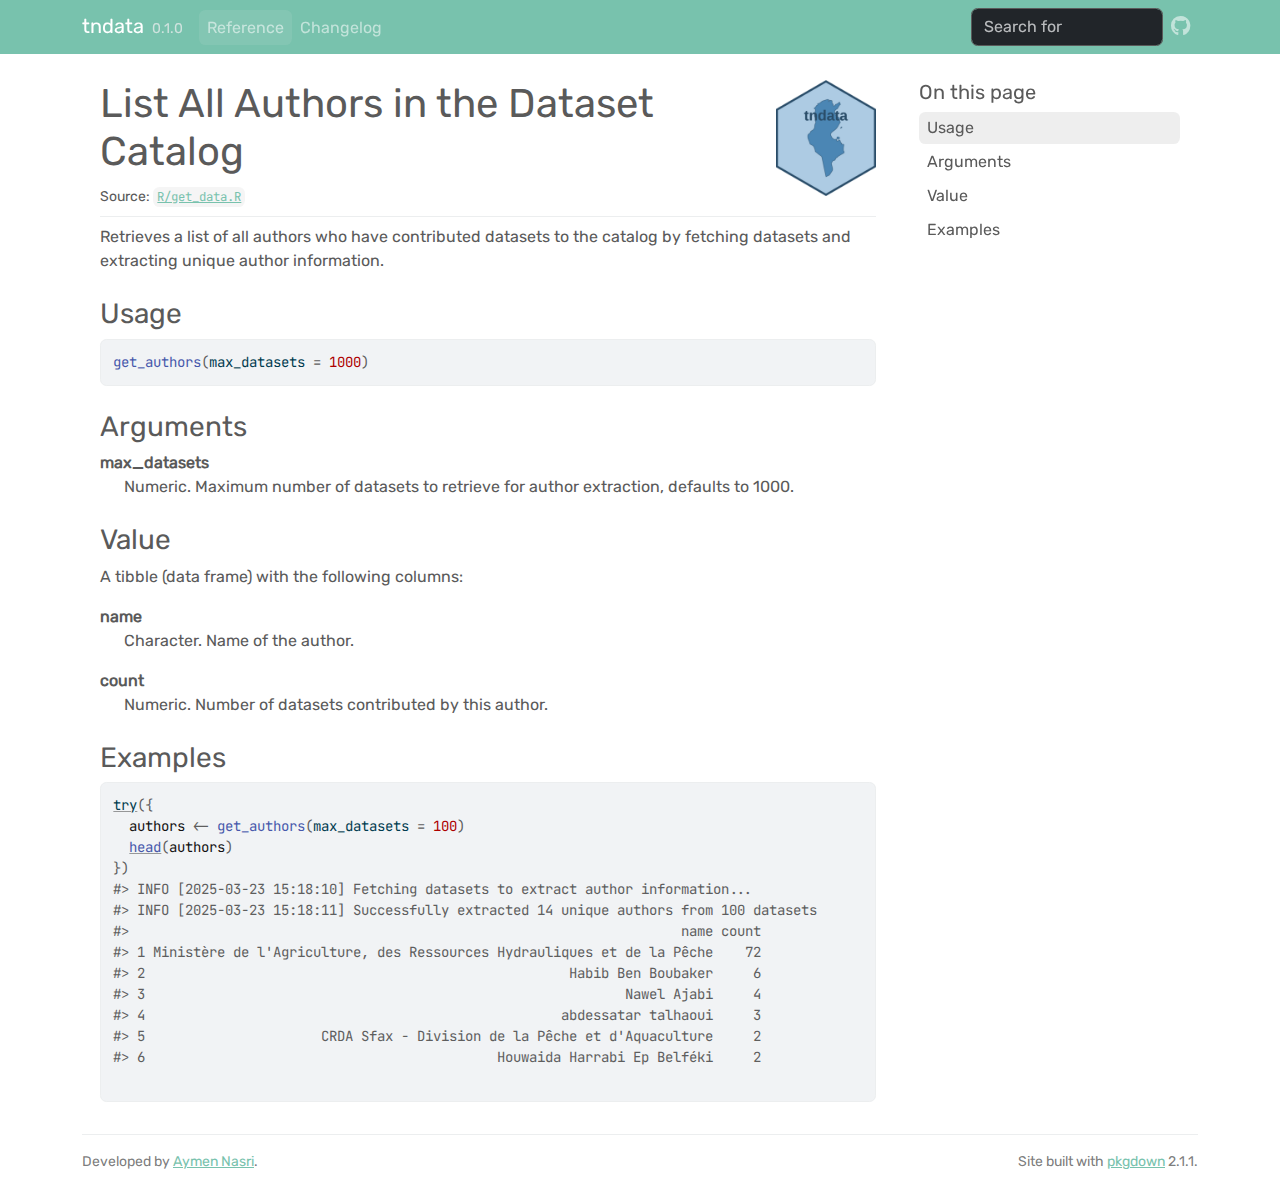
<file: reference/get_authors.html>
<!DOCTYPE html>
<!-- Generated by pkgdown: do not edit by hand --><html lang="en"><head><meta http-equiv="Content-Type" content="text/html; charset=UTF-8"><meta charset="utf-8"><meta http-equiv="X-UA-Compatible" content="IE=edge"><meta name="viewport" content="width=device-width, initial-scale=1, shrink-to-fit=no"><title>List All Authors in the Dataset Catalog — get_authors • tndata</title><script src="../deps/jquery-3.6.0/jquery-3.6.0.min.js"></script><meta name="viewport" content="width=device-width, initial-scale=1, shrink-to-fit=no"><link href="../deps/bootstrap-5.3.1/bootstrap.min.css" rel="stylesheet"><script src="../deps/bootstrap-5.3.1/bootstrap.bundle.min.js"></script><link href="../deps/Rubik-0.4.9/font.css" rel="stylesheet"><link href="../deps/JetBrains_Mono-0.4.9/font.css" rel="stylesheet"><link href="../deps/font-awesome-6.5.2/css/all.min.css" rel="stylesheet"><link href="../deps/font-awesome-6.5.2/css/v4-shims.min.css" rel="stylesheet"><script src="../deps/headroom-0.11.0/headroom.min.js"></script><script src="../deps/headroom-0.11.0/jQuery.headroom.min.js"></script><script src="../deps/bootstrap-toc-1.0.1/bootstrap-toc.min.js"></script><script src="../deps/clipboard.js-2.0.11/clipboard.min.js"></script><script src="../deps/search-1.0.0/autocomplete.jquery.min.js"></script><script src="../deps/search-1.0.0/fuse.min.js"></script><script src="../deps/search-1.0.0/mark.min.js"></script><!-- pkgdown --><script src="../pkgdown.js"></script><meta property="og:title" content="List All Authors in the Dataset Catalog — get_authors"><meta name="description" content="Retrieves a list of all authors who have contributed datasets to the catalog
by fetching datasets and extracting unique author information."><meta property="og:description" content="Retrieves a list of all authors who have contributed datasets to the catalog
by fetching datasets and extracting unique author information."><meta property="og:image" content="http://aymennasri.me/tndata/logo.png"></head><body>
    <a href="#main" class="visually-hidden-focusable">Skip to contents</a>


    <nav class="navbar navbar-expand-lg fixed-top bg-primary" data-bs-theme="dark" aria-label="Site navigation"><div class="container">

    <a class="navbar-brand me-2" href="../index.html">tndata</a>

    <small class="nav-text text-muted me-auto" data-bs-toggle="tooltip" data-bs-placement="bottom" title="">0.1.0</small>


    <button class="navbar-toggler" type="button" data-bs-toggle="collapse" data-bs-target="#navbar" aria-controls="navbar" aria-expanded="false" aria-label="Toggle navigation">
      <span class="navbar-toggler-icon"></span>
    </button>

    <div id="navbar" class="collapse navbar-collapse ms-3">
      <ul class="navbar-nav me-auto"><li class="active nav-item"><a class="nav-link" href="../reference/index.html">Reference</a></li>
<li class="nav-item"><a class="nav-link" href="../news/index.html">Changelog</a></li>
      </ul><ul class="navbar-nav"><li class="nav-item"><form class="form-inline" role="search">
 <input class="form-control" type="search" name="search-input" id="search-input" autocomplete="off" aria-label="Search site" placeholder="Search for" data-search-index="../search.json"></form></li>
<li class="nav-item"><a class="external-link nav-link" href="https://github.com/aymennasri/tndata/" aria-label="GitHub"><span class="fa fab fa-github fa-lg"></span></a></li>
      </ul></div>


  </div>
</nav><div class="container template-reference-topic">
<div class="row">
  <main id="main" class="col-md-9"><div class="page-header">
      <img src="../logo.png" class="logo" alt=""><h1>List All Authors in the Dataset Catalog</h1>
      <small class="dont-index">Source: <a href="https://github.com/aymennasri/tndata/blob/master/R/get_data.R" class="external-link"><code>R/get_data.R</code></a></small>
      <div class="d-none name"><code>get_authors.Rd</code></div>
    </div>

    <div class="ref-description section level2">
    <p>Retrieves a list of all authors who have contributed datasets to the catalog
by fetching datasets and extracting unique author information.</p>
    </div>

    <div class="section level2">
    <h2 id="ref-usage">Usage<a class="anchor" aria-label="anchor" href="#ref-usage"></a></h2>
    <div class="sourceCode"><pre class="sourceCode r"><code><span><span class="fu">get_authors</span><span class="op">(</span>max_datasets <span class="op">=</span> <span class="fl">1000</span><span class="op">)</span></span></code></pre></div>
    </div>

    <div class="section level2">
    <h2 id="arguments">Arguments<a class="anchor" aria-label="anchor" href="#arguments"></a></h2>


<dl><dt id="arg-max-datasets">max_datasets<a class="anchor" aria-label="anchor" href="#arg-max-datasets"></a></dt>
<dd><p>Numeric. Maximum number of datasets to retrieve for author extraction, defaults to 1000.</p></dd>

</dl></div>
    <div class="section level2">
    <h2 id="value">Value<a class="anchor" aria-label="anchor" href="#value"></a></h2>
    <p>A tibble (data frame) with the following columns:</p><dl><dt>name</dt>
<dd><p>Character. Name of the author.</p></dd>

<dt>count</dt>
<dd><p>Numeric. Number of datasets contributed by this author.</p></dd>


</dl></div>

    <div class="section level2">
    <h2 id="ref-examples">Examples<a class="anchor" aria-label="anchor" href="#ref-examples"></a></h2>
    <div class="sourceCode"><pre class="sourceCode r"><code><span class="r-in"><span><span class="kw"><a href="https://rdrr.io/r/base/try.html" class="external-link">try</a></span><span class="op">(</span><span class="op">{</span></span></span>
<span class="r-in"><span>  <span class="va">authors</span> <span class="op">&lt;-</span> <span class="fu">get_authors</span><span class="op">(</span>max_datasets <span class="op">=</span> <span class="fl">100</span><span class="op">)</span></span></span>
<span class="r-in"><span>  <span class="fu"><a href="https://rdrr.io/r/utils/head.html" class="external-link">head</a></span><span class="op">(</span><span class="va">authors</span><span class="op">)</span></span></span>
<span class="r-in"><span><span class="op">}</span><span class="op">)</span></span></span>
<span class="r-out co"><span class="r-pr">#&gt;</span> INFO [2025-03-23 15:18:10] Fetching datasets to extract author information...</span>
<span class="r-out co"><span class="r-pr">#&gt;</span> INFO [2025-03-23 15:18:11] Successfully extracted 14 unique authors from 100 datasets</span>
<span class="r-out co"><span class="r-pr">#&gt;</span>                                                                     name count</span>
<span class="r-out co"><span class="r-pr">#&gt;</span> 1 Ministère de l'Agriculture, des Ressources Hydrauliques et de la Pêche    72</span>
<span class="r-out co"><span class="r-pr">#&gt;</span> 2                                                     Habib Ben Boubaker     6</span>
<span class="r-out co"><span class="r-pr">#&gt;</span> 3                                                            Nawel Ajabi     4</span>
<span class="r-out co"><span class="r-pr">#&gt;</span> 4                                                    abdessatar talhaoui     3</span>
<span class="r-out co"><span class="r-pr">#&gt;</span> 5                      CRDA Sfax - Division de la Pêche et d'Aquaculture     2</span>
<span class="r-out co"><span class="r-pr">#&gt;</span> 6                                            Houwaida Harrabi Ep Belféki     2</span>
<span class="r-in"><span></span></span>
</code></pre></div>
    </div>
  </main><aside class="col-md-3"><nav id="toc" aria-label="Table of contents"><h2>On this page</h2>
    </nav></aside></div>


    <footer><div class="pkgdown-footer-left">
  <p>Developed by <a href="https://aymennasri.me" class="external-link">Aymen Nasri</a>.</p>
</div>

<div class="pkgdown-footer-right">
  <p>Site built with <a href="https://pkgdown.r-lib.org/" class="external-link">pkgdown</a> 2.1.1.</p>
</div>

    </footer></div>





  </body></html>
</file>
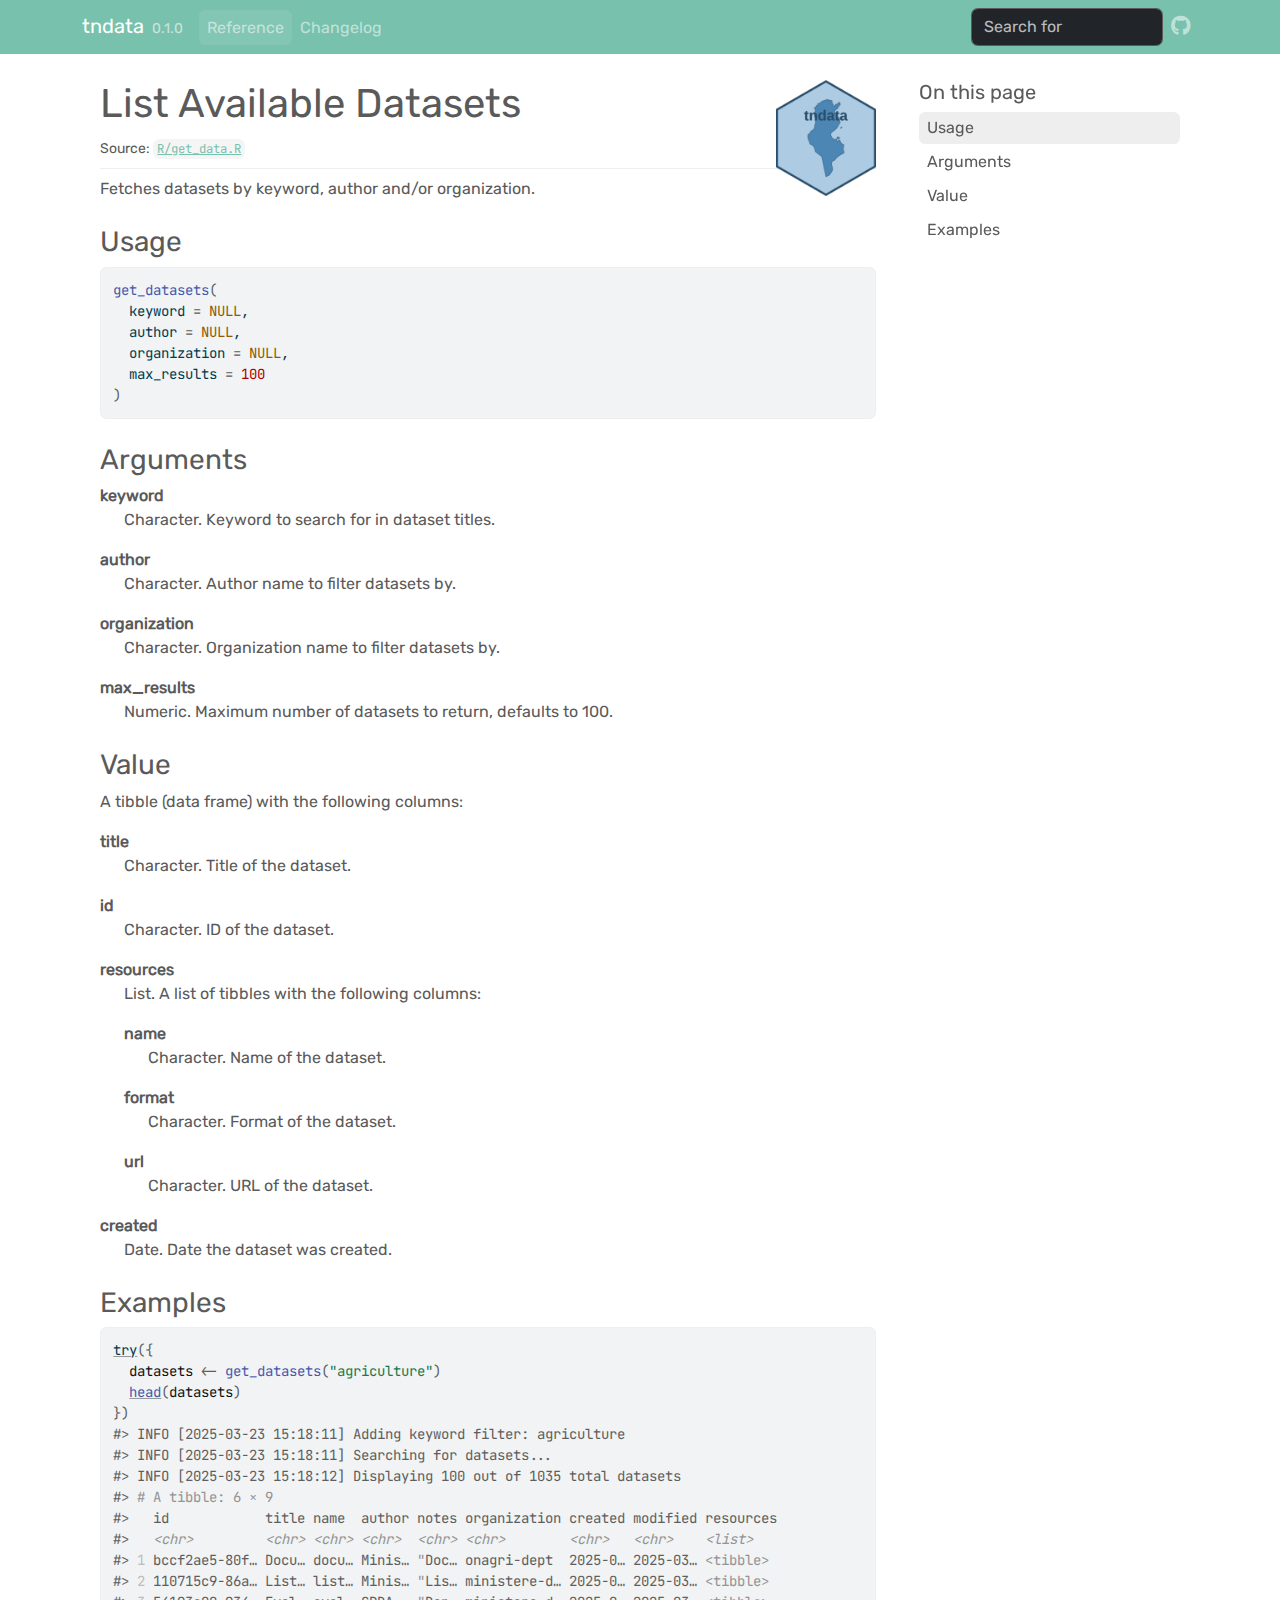
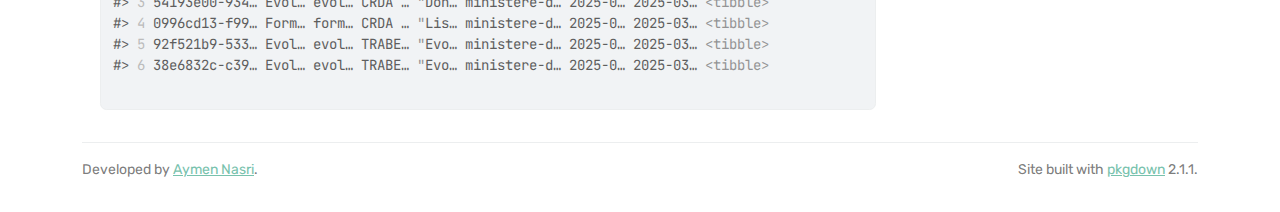
<file: reference/get_datasets.html>
<!DOCTYPE html>
<!-- Generated by pkgdown: do not edit by hand --><html lang="en"><head><meta http-equiv="Content-Type" content="text/html; charset=UTF-8"><meta charset="utf-8"><meta http-equiv="X-UA-Compatible" content="IE=edge"><meta name="viewport" content="width=device-width, initial-scale=1, shrink-to-fit=no"><title>List Available Datasets — get_datasets • tndata</title><script src="../deps/jquery-3.6.0/jquery-3.6.0.min.js"></script><meta name="viewport" content="width=device-width, initial-scale=1, shrink-to-fit=no"><link href="../deps/bootstrap-5.3.1/bootstrap.min.css" rel="stylesheet"><script src="../deps/bootstrap-5.3.1/bootstrap.bundle.min.js"></script><link href="../deps/Rubik-0.4.9/font.css" rel="stylesheet"><link href="../deps/JetBrains_Mono-0.4.9/font.css" rel="stylesheet"><link href="../deps/font-awesome-6.5.2/css/all.min.css" rel="stylesheet"><link href="../deps/font-awesome-6.5.2/css/v4-shims.min.css" rel="stylesheet"><script src="../deps/headroom-0.11.0/headroom.min.js"></script><script src="../deps/headroom-0.11.0/jQuery.headroom.min.js"></script><script src="../deps/bootstrap-toc-1.0.1/bootstrap-toc.min.js"></script><script src="../deps/clipboard.js-2.0.11/clipboard.min.js"></script><script src="../deps/search-1.0.0/autocomplete.jquery.min.js"></script><script src="../deps/search-1.0.0/fuse.min.js"></script><script src="../deps/search-1.0.0/mark.min.js"></script><!-- pkgdown --><script src="../pkgdown.js"></script><meta property="og:title" content="List Available Datasets — get_datasets"><meta name="description" content="Fetches datasets by keyword, author and/or organization."><meta property="og:description" content="Fetches datasets by keyword, author and/or organization."><meta property="og:image" content="http://aymennasri.me/tndata/logo.png"></head><body>
    <a href="#main" class="visually-hidden-focusable">Skip to contents</a>


    <nav class="navbar navbar-expand-lg fixed-top bg-primary" data-bs-theme="dark" aria-label="Site navigation"><div class="container">

    <a class="navbar-brand me-2" href="../index.html">tndata</a>

    <small class="nav-text text-muted me-auto" data-bs-toggle="tooltip" data-bs-placement="bottom" title="">0.1.0</small>


    <button class="navbar-toggler" type="button" data-bs-toggle="collapse" data-bs-target="#navbar" aria-controls="navbar" aria-expanded="false" aria-label="Toggle navigation">
      <span class="navbar-toggler-icon"></span>
    </button>

    <div id="navbar" class="collapse navbar-collapse ms-3">
      <ul class="navbar-nav me-auto"><li class="active nav-item"><a class="nav-link" href="../reference/index.html">Reference</a></li>
<li class="nav-item"><a class="nav-link" href="../news/index.html">Changelog</a></li>
      </ul><ul class="navbar-nav"><li class="nav-item"><form class="form-inline" role="search">
 <input class="form-control" type="search" name="search-input" id="search-input" autocomplete="off" aria-label="Search site" placeholder="Search for" data-search-index="../search.json"></form></li>
<li class="nav-item"><a class="external-link nav-link" href="https://github.com/aymennasri/tndata/" aria-label="GitHub"><span class="fa fab fa-github fa-lg"></span></a></li>
      </ul></div>


  </div>
</nav><div class="container template-reference-topic">
<div class="row">
  <main id="main" class="col-md-9"><div class="page-header">
      <img src="../logo.png" class="logo" alt=""><h1>List Available Datasets</h1>
      <small class="dont-index">Source: <a href="https://github.com/aymennasri/tndata/blob/master/R/get_data.R" class="external-link"><code>R/get_data.R</code></a></small>
      <div class="d-none name"><code>get_datasets.Rd</code></div>
    </div>

    <div class="ref-description section level2">
    <p>Fetches datasets by keyword, author and/or organization.</p>
    </div>

    <div class="section level2">
    <h2 id="ref-usage">Usage<a class="anchor" aria-label="anchor" href="#ref-usage"></a></h2>
    <div class="sourceCode"><pre class="sourceCode r"><code><span><span class="fu">get_datasets</span><span class="op">(</span></span>
<span>  keyword <span class="op">=</span> <span class="cn">NULL</span>,</span>
<span>  author <span class="op">=</span> <span class="cn">NULL</span>,</span>
<span>  organization <span class="op">=</span> <span class="cn">NULL</span>,</span>
<span>  max_results <span class="op">=</span> <span class="fl">100</span></span>
<span><span class="op">)</span></span></code></pre></div>
    </div>

    <div class="section level2">
    <h2 id="arguments">Arguments<a class="anchor" aria-label="anchor" href="#arguments"></a></h2>


<dl><dt id="arg-keyword">keyword<a class="anchor" aria-label="anchor" href="#arg-keyword"></a></dt>
<dd><p>Character. Keyword to search for in dataset titles.</p></dd>


<dt id="arg-author">author<a class="anchor" aria-label="anchor" href="#arg-author"></a></dt>
<dd><p>Character. Author name to filter datasets by.</p></dd>


<dt id="arg-organization">organization<a class="anchor" aria-label="anchor" href="#arg-organization"></a></dt>
<dd><p>Character. Organization name to filter datasets by.</p></dd>


<dt id="arg-max-results">max_results<a class="anchor" aria-label="anchor" href="#arg-max-results"></a></dt>
<dd><p>Numeric. Maximum number of datasets to return, defaults
to 100.</p></dd>

</dl></div>
    <div class="section level2">
    <h2 id="value">Value<a class="anchor" aria-label="anchor" href="#value"></a></h2>
    <p>A tibble (data frame) with the following columns:</p><dl><dt>title</dt>
<dd><p>Character. Title of the dataset.</p></dd>

<dt>id</dt>
<dd><p>Character. ID of the dataset.</p></dd>

<dt>resources</dt>
<dd><p>List. A list of tibbles with the following columns:</p><dl><dt>name</dt>
<dd><p>Character. Name of the dataset.</p></dd>

<dt>format</dt>
<dd><p>Character. Format of the dataset.</p></dd>

<dt>url</dt>
<dd><p>Character. URL of the dataset.</p></dd>


</dl></dd>

<dt>created</dt>
<dd><p>Date. Date the dataset was created.</p></dd>


</dl></div>

    <div class="section level2">
    <h2 id="ref-examples">Examples<a class="anchor" aria-label="anchor" href="#ref-examples"></a></h2>
    <div class="sourceCode"><pre class="sourceCode r"><code><span class="r-in"><span><span class="kw"><a href="https://rdrr.io/r/base/try.html" class="external-link">try</a></span><span class="op">(</span><span class="op">{</span></span></span>
<span class="r-in"><span>  <span class="va">datasets</span> <span class="op">&lt;-</span> <span class="fu">get_datasets</span><span class="op">(</span><span class="st">"agriculture"</span><span class="op">)</span></span></span>
<span class="r-in"><span>  <span class="fu"><a href="https://rdrr.io/r/utils/head.html" class="external-link">head</a></span><span class="op">(</span><span class="va">datasets</span><span class="op">)</span></span></span>
<span class="r-in"><span><span class="op">}</span><span class="op">)</span></span></span>
<span class="r-out co"><span class="r-pr">#&gt;</span> INFO [2025-03-23 15:18:11] Adding keyword filter: agriculture</span>
<span class="r-out co"><span class="r-pr">#&gt;</span> INFO [2025-03-23 15:18:11] Searching for datasets...</span>
<span class="r-out co"><span class="r-pr">#&gt;</span> INFO [2025-03-23 15:18:12] Displaying 100 out of 1035 total datasets</span>
<span class="r-out co"><span class="r-pr">#&gt;</span> <span style="color: #949494;"># A tibble: 6 × 9</span></span>
<span class="r-out co"><span class="r-pr">#&gt;</span>   id            title name  author notes organization created modified resources</span>
<span class="r-out co"><span class="r-pr">#&gt;</span>   <span style="color: #949494; font-style: italic;">&lt;chr&gt;</span>         <span style="color: #949494; font-style: italic;">&lt;chr&gt;</span> <span style="color: #949494; font-style: italic;">&lt;chr&gt;</span> <span style="color: #949494; font-style: italic;">&lt;chr&gt;</span>  <span style="color: #949494; font-style: italic;">&lt;chr&gt;</span> <span style="color: #949494; font-style: italic;">&lt;chr&gt;</span>        <span style="color: #949494; font-style: italic;">&lt;chr&gt;</span>   <span style="color: #949494; font-style: italic;">&lt;chr&gt;</span>    <span style="color: #949494; font-style: italic;">&lt;list&gt;</span>   </span>
<span class="r-out co"><span class="r-pr">#&gt;</span> <span style="color: #BCBCBC;">1</span> bccf2ae5-80f… Docu… docu… Minis… <span style="color: #949494;">"</span>Doc… onagri-dept  2025-0… 2025-03… <span style="color: #949494;">&lt;tibble&gt;</span> </span>
<span class="r-out co"><span class="r-pr">#&gt;</span> <span style="color: #BCBCBC;">2</span> 110715c9-86a… List… list… Minis… <span style="color: #949494;">"</span>Lis… ministere-d… 2025-0… 2025-03… <span style="color: #949494;">&lt;tibble&gt;</span> </span>
<span class="r-out co"><span class="r-pr">#&gt;</span> <span style="color: #BCBCBC;">3</span> 54193e00-934… Evol… evol… CRDA … <span style="color: #949494;">"</span>Don… ministere-d… 2025-0… 2025-03… <span style="color: #949494;">&lt;tibble&gt;</span> </span>
<span class="r-out co"><span class="r-pr">#&gt;</span> <span style="color: #BCBCBC;">4</span> 0996cd13-f99… Form… form… CRDA … <span style="color: #949494;">"</span>Lis… ministere-d… 2025-0… 2025-03… <span style="color: #949494;">&lt;tibble&gt;</span> </span>
<span class="r-out co"><span class="r-pr">#&gt;</span> <span style="color: #BCBCBC;">5</span> 92f521b9-533… Evol… evol… TRABE… <span style="color: #949494;">"</span>Evo… ministere-d… 2025-0… 2025-03… <span style="color: #949494;">&lt;tibble&gt;</span> </span>
<span class="r-out co"><span class="r-pr">#&gt;</span> <span style="color: #BCBCBC;">6</span> 38e6832c-c39… Evol… evol… TRABE… <span style="color: #949494;">"</span>Evo… ministere-d… 2025-0… 2025-03… <span style="color: #949494;">&lt;tibble&gt;</span> </span>
<span class="r-in"><span></span></span>
</code></pre></div>
    </div>
  </main><aside class="col-md-3"><nav id="toc" aria-label="Table of contents"><h2>On this page</h2>
    </nav></aside></div>


    <footer><div class="pkgdown-footer-left">
  <p>Developed by <a href="https://aymennasri.me" class="external-link">Aymen Nasri</a>.</p>
</div>

<div class="pkgdown-footer-right">
  <p>Site built with <a href="https://pkgdown.r-lib.org/" class="external-link">pkgdown</a> 2.1.1.</p>
</div>

    </footer></div>





  </body></html>
</file>
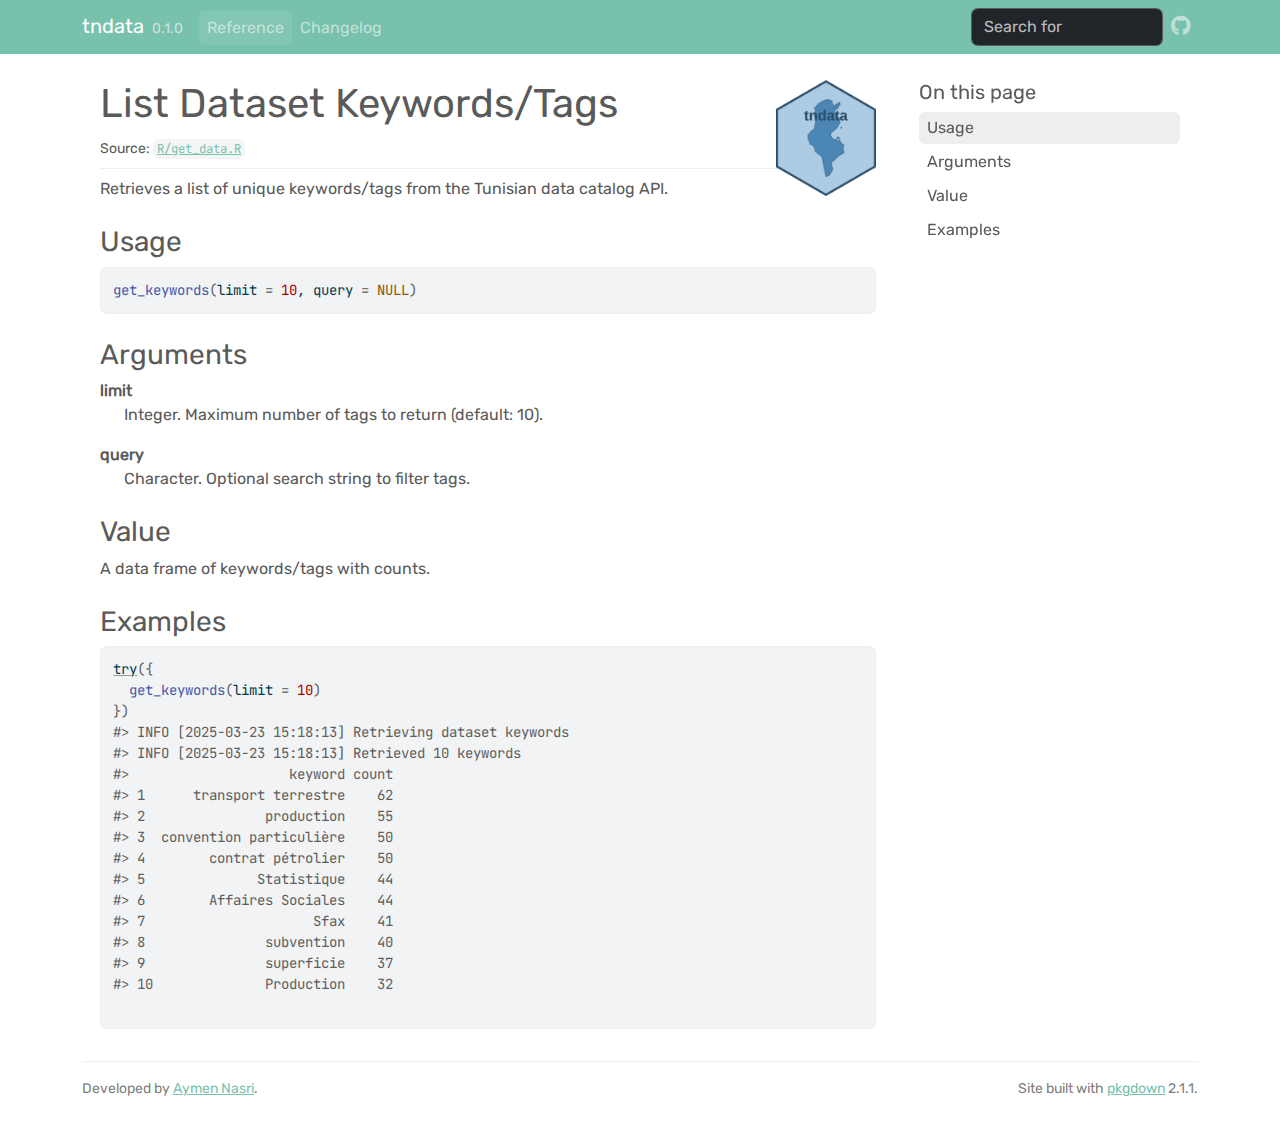
<file: reference/get_keywords.html>
<!DOCTYPE html>
<!-- Generated by pkgdown: do not edit by hand --><html lang="en"><head><meta http-equiv="Content-Type" content="text/html; charset=UTF-8"><meta charset="utf-8"><meta http-equiv="X-UA-Compatible" content="IE=edge"><meta name="viewport" content="width=device-width, initial-scale=1, shrink-to-fit=no"><title>List Dataset Keywords/Tags — get_keywords • tndata</title><script src="../deps/jquery-3.6.0/jquery-3.6.0.min.js"></script><meta name="viewport" content="width=device-width, initial-scale=1, shrink-to-fit=no"><link href="../deps/bootstrap-5.3.1/bootstrap.min.css" rel="stylesheet"><script src="../deps/bootstrap-5.3.1/bootstrap.bundle.min.js"></script><link href="../deps/Rubik-0.4.9/font.css" rel="stylesheet"><link href="../deps/JetBrains_Mono-0.4.9/font.css" rel="stylesheet"><link href="../deps/font-awesome-6.5.2/css/all.min.css" rel="stylesheet"><link href="../deps/font-awesome-6.5.2/css/v4-shims.min.css" rel="stylesheet"><script src="../deps/headroom-0.11.0/headroom.min.js"></script><script src="../deps/headroom-0.11.0/jQuery.headroom.min.js"></script><script src="../deps/bootstrap-toc-1.0.1/bootstrap-toc.min.js"></script><script src="../deps/clipboard.js-2.0.11/clipboard.min.js"></script><script src="../deps/search-1.0.0/autocomplete.jquery.min.js"></script><script src="../deps/search-1.0.0/fuse.min.js"></script><script src="../deps/search-1.0.0/mark.min.js"></script><!-- pkgdown --><script src="../pkgdown.js"></script><meta property="og:title" content="List Dataset Keywords/Tags — get_keywords"><meta name="description" content="Retrieves a list of unique keywords/tags from the Tunisian data catalog API."><meta property="og:description" content="Retrieves a list of unique keywords/tags from the Tunisian data catalog API."><meta property="og:image" content="http://aymennasri.me/tndata/logo.png"></head><body>
    <a href="#main" class="visually-hidden-focusable">Skip to contents</a>


    <nav class="navbar navbar-expand-lg fixed-top bg-primary" data-bs-theme="dark" aria-label="Site navigation"><div class="container">

    <a class="navbar-brand me-2" href="../index.html">tndata</a>

    <small class="nav-text text-muted me-auto" data-bs-toggle="tooltip" data-bs-placement="bottom" title="">0.1.0</small>


    <button class="navbar-toggler" type="button" data-bs-toggle="collapse" data-bs-target="#navbar" aria-controls="navbar" aria-expanded="false" aria-label="Toggle navigation">
      <span class="navbar-toggler-icon"></span>
    </button>

    <div id="navbar" class="collapse navbar-collapse ms-3">
      <ul class="navbar-nav me-auto"><li class="active nav-item"><a class="nav-link" href="../reference/index.html">Reference</a></li>
<li class="nav-item"><a class="nav-link" href="../news/index.html">Changelog</a></li>
      </ul><ul class="navbar-nav"><li class="nav-item"><form class="form-inline" role="search">
 <input class="form-control" type="search" name="search-input" id="search-input" autocomplete="off" aria-label="Search site" placeholder="Search for" data-search-index="../search.json"></form></li>
<li class="nav-item"><a class="external-link nav-link" href="https://github.com/aymennasri/tndata/" aria-label="GitHub"><span class="fa fab fa-github fa-lg"></span></a></li>
      </ul></div>


  </div>
</nav><div class="container template-reference-topic">
<div class="row">
  <main id="main" class="col-md-9"><div class="page-header">
      <img src="../logo.png" class="logo" alt=""><h1>List Dataset Keywords/Tags</h1>
      <small class="dont-index">Source: <a href="https://github.com/aymennasri/tndata/blob/master/R/get_data.R" class="external-link"><code>R/get_data.R</code></a></small>
      <div class="d-none name"><code>get_keywords.Rd</code></div>
    </div>

    <div class="ref-description section level2">
    <p>Retrieves a list of unique keywords/tags from the Tunisian data catalog API.</p>
    </div>

    <div class="section level2">
    <h2 id="ref-usage">Usage<a class="anchor" aria-label="anchor" href="#ref-usage"></a></h2>
    <div class="sourceCode"><pre class="sourceCode r"><code><span><span class="fu">get_keywords</span><span class="op">(</span>limit <span class="op">=</span> <span class="fl">10</span>, query <span class="op">=</span> <span class="cn">NULL</span><span class="op">)</span></span></code></pre></div>
    </div>

    <div class="section level2">
    <h2 id="arguments">Arguments<a class="anchor" aria-label="anchor" href="#arguments"></a></h2>


<dl><dt id="arg-limit">limit<a class="anchor" aria-label="anchor" href="#arg-limit"></a></dt>
<dd><p>Integer. Maximum number of tags to return (default: 10).</p></dd>


<dt id="arg-query">query<a class="anchor" aria-label="anchor" href="#arg-query"></a></dt>
<dd><p>Character. Optional search string to filter tags.</p></dd>

</dl></div>
    <div class="section level2">
    <h2 id="value">Value<a class="anchor" aria-label="anchor" href="#value"></a></h2>
    <p>A data frame of keywords/tags with counts.</p>
    </div>

    <div class="section level2">
    <h2 id="ref-examples">Examples<a class="anchor" aria-label="anchor" href="#ref-examples"></a></h2>
    <div class="sourceCode"><pre class="sourceCode r"><code><span class="r-in"><span><span class="kw"><a href="https://rdrr.io/r/base/try.html" class="external-link">try</a></span><span class="op">(</span><span class="op">{</span></span></span>
<span class="r-in"><span>  <span class="fu">get_keywords</span><span class="op">(</span>limit <span class="op">=</span> <span class="fl">10</span><span class="op">)</span></span></span>
<span class="r-in"><span><span class="op">}</span><span class="op">)</span></span></span>
<span class="r-out co"><span class="r-pr">#&gt;</span> INFO [2025-03-23 15:18:13] Retrieving dataset keywords</span>
<span class="r-out co"><span class="r-pr">#&gt;</span> INFO [2025-03-23 15:18:13] Retrieved 10 keywords</span>
<span class="r-out co"><span class="r-pr">#&gt;</span>                    keyword count</span>
<span class="r-out co"><span class="r-pr">#&gt;</span> 1      transport terrestre    62</span>
<span class="r-out co"><span class="r-pr">#&gt;</span> 2               production    55</span>
<span class="r-out co"><span class="r-pr">#&gt;</span> 3  convention particulière    50</span>
<span class="r-out co"><span class="r-pr">#&gt;</span> 4        contrat pétrolier    50</span>
<span class="r-out co"><span class="r-pr">#&gt;</span> 5              Statistique    44</span>
<span class="r-out co"><span class="r-pr">#&gt;</span> 6        Affaires Sociales    44</span>
<span class="r-out co"><span class="r-pr">#&gt;</span> 7                     Sfax    41</span>
<span class="r-out co"><span class="r-pr">#&gt;</span> 8               subvention    40</span>
<span class="r-out co"><span class="r-pr">#&gt;</span> 9               superficie    37</span>
<span class="r-out co"><span class="r-pr">#&gt;</span> 10              Production    32</span>
<span class="r-in"><span></span></span>
</code></pre></div>
    </div>
  </main><aside class="col-md-3"><nav id="toc" aria-label="Table of contents"><h2>On this page</h2>
    </nav></aside></div>


    <footer><div class="pkgdown-footer-left">
  <p>Developed by <a href="https://aymennasri.me" class="external-link">Aymen Nasri</a>.</p>
</div>

<div class="pkgdown-footer-right">
  <p>Site built with <a href="https://pkgdown.r-lib.org/" class="external-link">pkgdown</a> 2.1.1.</p>
</div>

    </footer></div>





  </body></html>
</file>
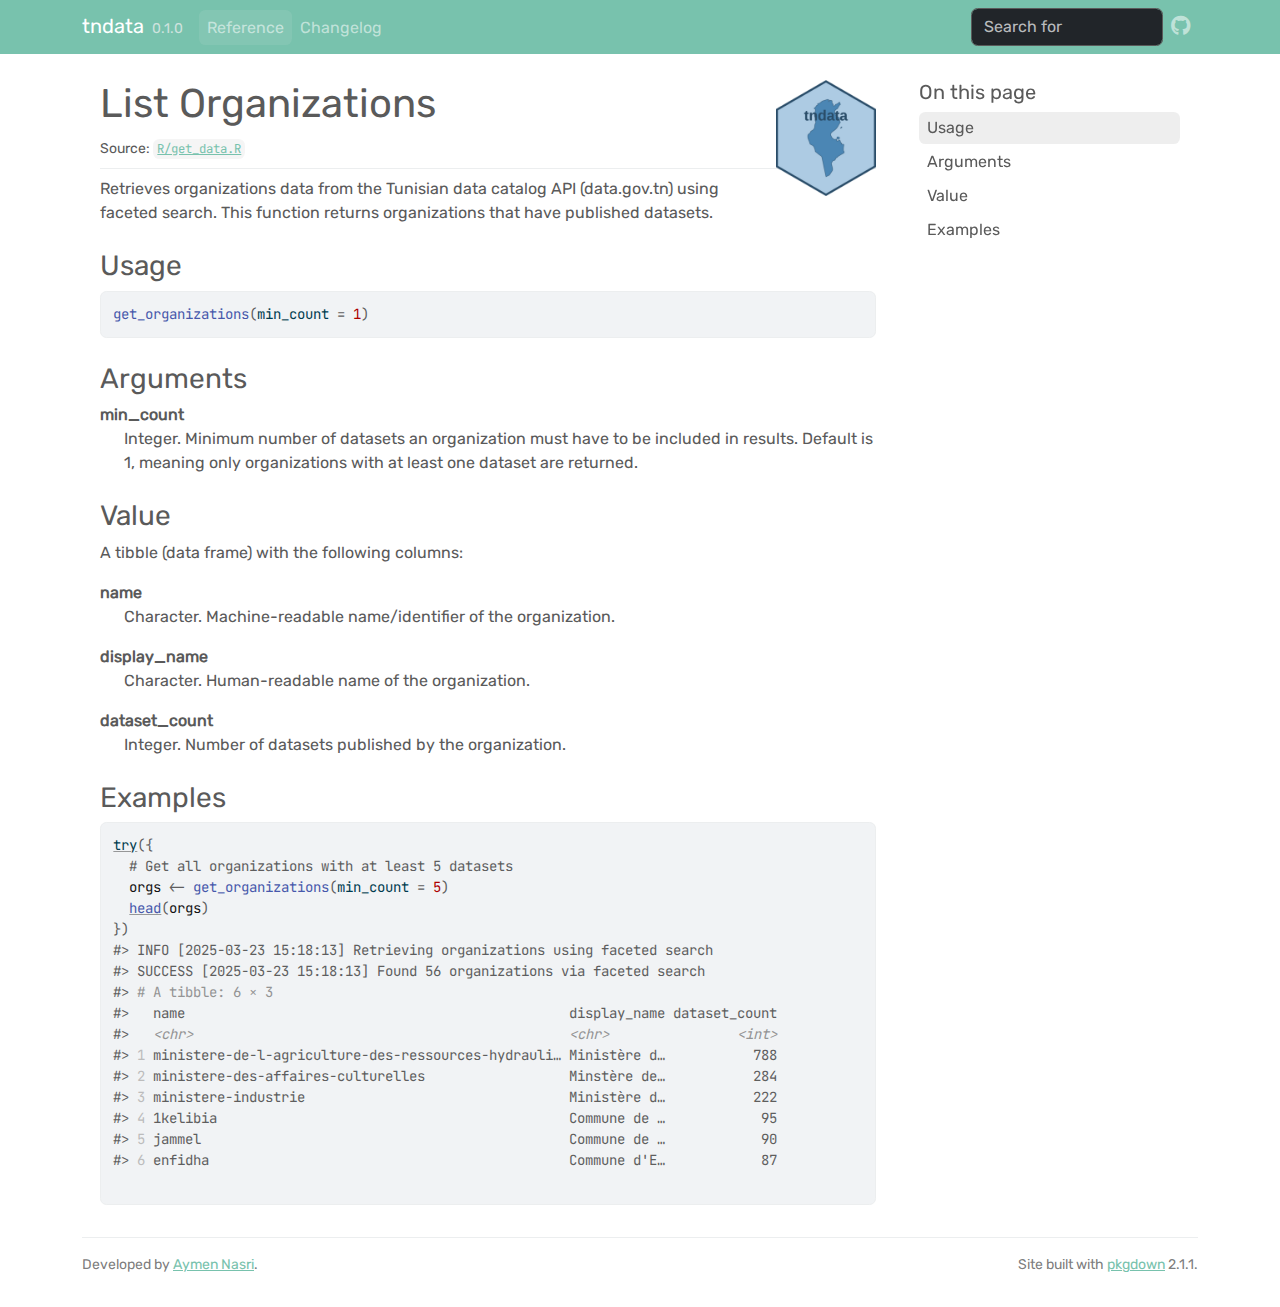
<file: reference/get_organizations.html>
<!DOCTYPE html>
<!-- Generated by pkgdown: do not edit by hand --><html lang="en"><head><meta http-equiv="Content-Type" content="text/html; charset=UTF-8"><meta charset="utf-8"><meta http-equiv="X-UA-Compatible" content="IE=edge"><meta name="viewport" content="width=device-width, initial-scale=1, shrink-to-fit=no"><title>List Organizations — get_organizations • tndata</title><script src="../deps/jquery-3.6.0/jquery-3.6.0.min.js"></script><meta name="viewport" content="width=device-width, initial-scale=1, shrink-to-fit=no"><link href="../deps/bootstrap-5.3.1/bootstrap.min.css" rel="stylesheet"><script src="../deps/bootstrap-5.3.1/bootstrap.bundle.min.js"></script><link href="../deps/Rubik-0.4.9/font.css" rel="stylesheet"><link href="../deps/JetBrains_Mono-0.4.9/font.css" rel="stylesheet"><link href="../deps/font-awesome-6.5.2/css/all.min.css" rel="stylesheet"><link href="../deps/font-awesome-6.5.2/css/v4-shims.min.css" rel="stylesheet"><script src="../deps/headroom-0.11.0/headroom.min.js"></script><script src="../deps/headroom-0.11.0/jQuery.headroom.min.js"></script><script src="../deps/bootstrap-toc-1.0.1/bootstrap-toc.min.js"></script><script src="../deps/clipboard.js-2.0.11/clipboard.min.js"></script><script src="../deps/search-1.0.0/autocomplete.jquery.min.js"></script><script src="../deps/search-1.0.0/fuse.min.js"></script><script src="../deps/search-1.0.0/mark.min.js"></script><!-- pkgdown --><script src="../pkgdown.js"></script><meta property="og:title" content="List Organizations — get_organizations"><meta name="description" content="Retrieves organizations data from the Tunisian data catalog API
(data.gov.tn) using faceted search. This function returns organizations
that have published datasets."><meta property="og:description" content="Retrieves organizations data from the Tunisian data catalog API
(data.gov.tn) using faceted search. This function returns organizations
that have published datasets."><meta property="og:image" content="http://aymennasri.me/tndata/logo.png"></head><body>
    <a href="#main" class="visually-hidden-focusable">Skip to contents</a>


    <nav class="navbar navbar-expand-lg fixed-top bg-primary" data-bs-theme="dark" aria-label="Site navigation"><div class="container">

    <a class="navbar-brand me-2" href="../index.html">tndata</a>

    <small class="nav-text text-muted me-auto" data-bs-toggle="tooltip" data-bs-placement="bottom" title="">0.1.0</small>


    <button class="navbar-toggler" type="button" data-bs-toggle="collapse" data-bs-target="#navbar" aria-controls="navbar" aria-expanded="false" aria-label="Toggle navigation">
      <span class="navbar-toggler-icon"></span>
    </button>

    <div id="navbar" class="collapse navbar-collapse ms-3">
      <ul class="navbar-nav me-auto"><li class="active nav-item"><a class="nav-link" href="../reference/index.html">Reference</a></li>
<li class="nav-item"><a class="nav-link" href="../news/index.html">Changelog</a></li>
      </ul><ul class="navbar-nav"><li class="nav-item"><form class="form-inline" role="search">
 <input class="form-control" type="search" name="search-input" id="search-input" autocomplete="off" aria-label="Search site" placeholder="Search for" data-search-index="../search.json"></form></li>
<li class="nav-item"><a class="external-link nav-link" href="https://github.com/aymennasri/tndata/" aria-label="GitHub"><span class="fa fab fa-github fa-lg"></span></a></li>
      </ul></div>


  </div>
</nav><div class="container template-reference-topic">
<div class="row">
  <main id="main" class="col-md-9"><div class="page-header">
      <img src="../logo.png" class="logo" alt=""><h1>List Organizations</h1>
      <small class="dont-index">Source: <a href="https://github.com/aymennasri/tndata/blob/master/R/get_data.R" class="external-link"><code>R/get_data.R</code></a></small>
      <div class="d-none name"><code>get_organizations.Rd</code></div>
    </div>

    <div class="ref-description section level2">
    <p>Retrieves organizations data from the Tunisian data catalog API
(data.gov.tn) using faceted search. This function returns organizations
that have published datasets.</p>
    </div>

    <div class="section level2">
    <h2 id="ref-usage">Usage<a class="anchor" aria-label="anchor" href="#ref-usage"></a></h2>
    <div class="sourceCode"><pre class="sourceCode r"><code><span><span class="fu">get_organizations</span><span class="op">(</span>min_count <span class="op">=</span> <span class="fl">1</span><span class="op">)</span></span></code></pre></div>
    </div>

    <div class="section level2">
    <h2 id="arguments">Arguments<a class="anchor" aria-label="anchor" href="#arguments"></a></h2>


<dl><dt id="arg-min-count">min_count<a class="anchor" aria-label="anchor" href="#arg-min-count"></a></dt>
<dd><p>Integer. Minimum number of datasets an organization must
have to be included in results. Default is 1, meaning only organizations
with at least one dataset are returned.</p></dd>

</dl></div>
    <div class="section level2">
    <h2 id="value">Value<a class="anchor" aria-label="anchor" href="#value"></a></h2>
    <p>A tibble (data frame) with the following columns:</p><dl><dt>name</dt>
<dd><p>Character. Machine-readable name/identifier of the organization.</p></dd>

<dt>display_name</dt>
<dd><p>Character. Human-readable name of the organization.</p></dd>

<dt>dataset_count</dt>
<dd><p>Integer. Number of datasets published by the organization.</p></dd>


</dl></div>

    <div class="section level2">
    <h2 id="ref-examples">Examples<a class="anchor" aria-label="anchor" href="#ref-examples"></a></h2>
    <div class="sourceCode"><pre class="sourceCode r"><code><span class="r-in"><span><span class="kw"><a href="https://rdrr.io/r/base/try.html" class="external-link">try</a></span><span class="op">(</span><span class="op">{</span></span></span>
<span class="r-in"><span>  <span class="co"># Get all organizations with at least 5 datasets</span></span></span>
<span class="r-in"><span>  <span class="va">orgs</span> <span class="op">&lt;-</span> <span class="fu">get_organizations</span><span class="op">(</span>min_count <span class="op">=</span> <span class="fl">5</span><span class="op">)</span></span></span>
<span class="r-in"><span>  <span class="fu"><a href="https://rdrr.io/r/utils/head.html" class="external-link">head</a></span><span class="op">(</span><span class="va">orgs</span><span class="op">)</span></span></span>
<span class="r-in"><span><span class="op">}</span><span class="op">)</span></span></span>
<span class="r-out co"><span class="r-pr">#&gt;</span> INFO [2025-03-23 15:18:13] Retrieving organizations using faceted search</span>
<span class="r-out co"><span class="r-pr">#&gt;</span> SUCCESS [2025-03-23 15:18:13] Found 56 organizations via faceted search</span>
<span class="r-out co"><span class="r-pr">#&gt;</span> <span style="color: #949494;"># A tibble: 6 × 3</span></span>
<span class="r-out co"><span class="r-pr">#&gt;</span>   name                                                display_name dataset_count</span>
<span class="r-out co"><span class="r-pr">#&gt;</span>   <span style="color: #949494; font-style: italic;">&lt;chr&gt;</span>                                               <span style="color: #949494; font-style: italic;">&lt;chr&gt;</span>                <span style="color: #949494; font-style: italic;">&lt;int&gt;</span></span>
<span class="r-out co"><span class="r-pr">#&gt;</span> <span style="color: #BCBCBC;">1</span> ministere-de-l-agriculture-des-ressources-hydrauli… Ministère d…           788</span>
<span class="r-out co"><span class="r-pr">#&gt;</span> <span style="color: #BCBCBC;">2</span> ministere-des-affaires-culturelles                  Minstère de…           284</span>
<span class="r-out co"><span class="r-pr">#&gt;</span> <span style="color: #BCBCBC;">3</span> ministere-industrie                                 Ministère d…           222</span>
<span class="r-out co"><span class="r-pr">#&gt;</span> <span style="color: #BCBCBC;">4</span> 1kelibia                                            Commune de …            95</span>
<span class="r-out co"><span class="r-pr">#&gt;</span> <span style="color: #BCBCBC;">5</span> jammel                                              Commune de …            90</span>
<span class="r-out co"><span class="r-pr">#&gt;</span> <span style="color: #BCBCBC;">6</span> enfidha                                             Commune d'E…            87</span>
<span class="r-in"><span></span></span>
</code></pre></div>
    </div>
  </main><aside class="col-md-3"><nav id="toc" aria-label="Table of contents"><h2>On this page</h2>
    </nav></aside></div>


    <footer><div class="pkgdown-footer-left">
  <p>Developed by <a href="https://aymennasri.me" class="external-link">Aymen Nasri</a>.</p>
</div>

<div class="pkgdown-footer-right">
  <p>Site built with <a href="https://pkgdown.r-lib.org/" class="external-link">pkgdown</a> 2.1.1.</p>
</div>

    </footer></div>





  </body></html>
</file>
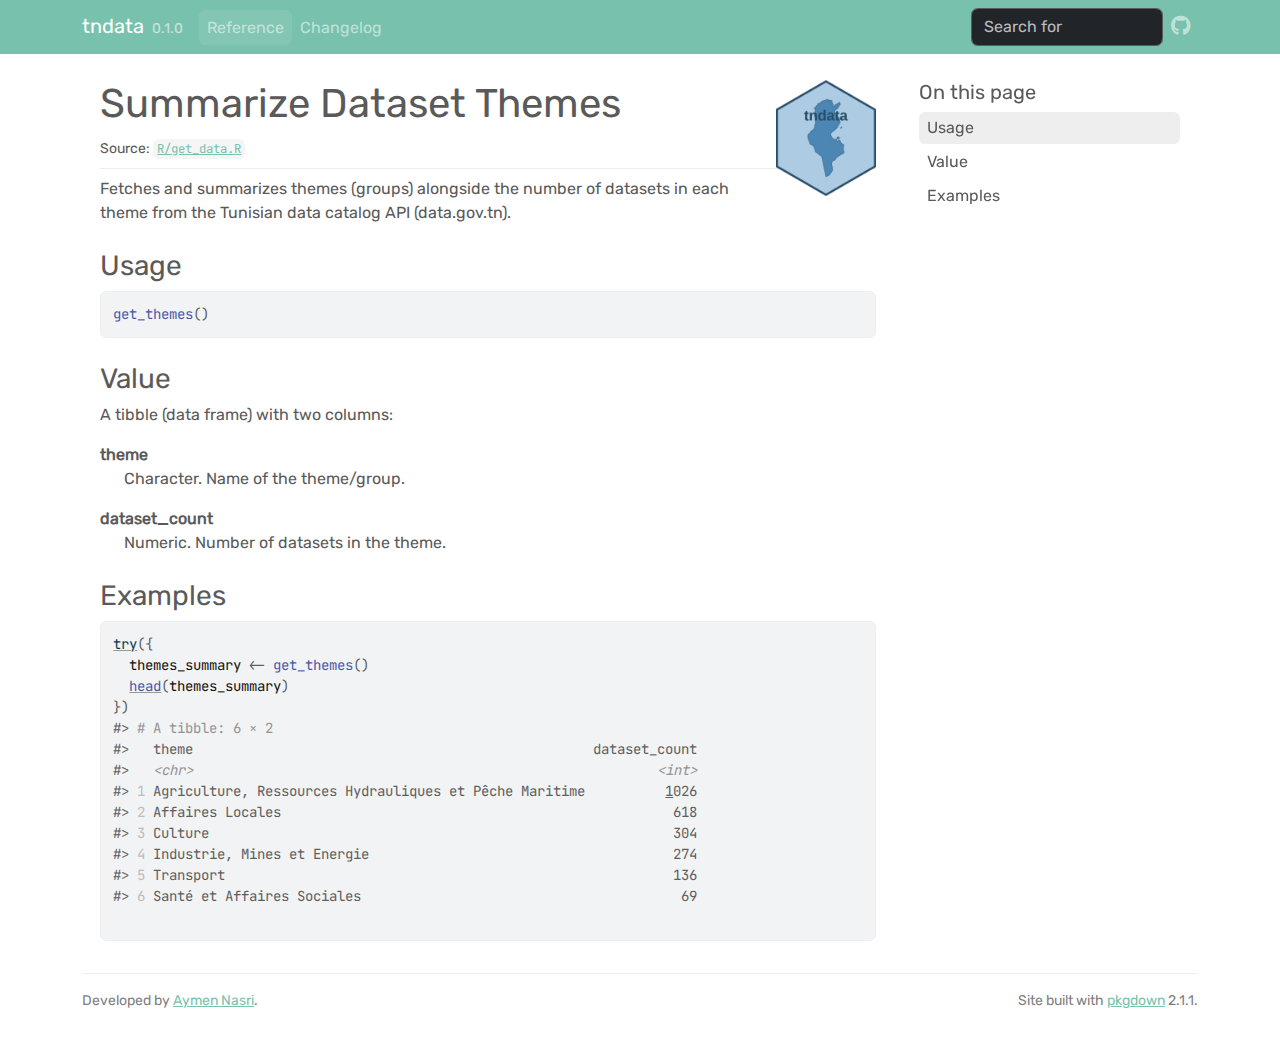
<file: reference/get_themes.html>
<!DOCTYPE html>
<!-- Generated by pkgdown: do not edit by hand --><html lang="en"><head><meta http-equiv="Content-Type" content="text/html; charset=UTF-8"><meta charset="utf-8"><meta http-equiv="X-UA-Compatible" content="IE=edge"><meta name="viewport" content="width=device-width, initial-scale=1, shrink-to-fit=no"><title>Summarize Dataset Themes — get_themes • tndata</title><script src="../deps/jquery-3.6.0/jquery-3.6.0.min.js"></script><meta name="viewport" content="width=device-width, initial-scale=1, shrink-to-fit=no"><link href="../deps/bootstrap-5.3.1/bootstrap.min.css" rel="stylesheet"><script src="../deps/bootstrap-5.3.1/bootstrap.bundle.min.js"></script><link href="../deps/Rubik-0.4.9/font.css" rel="stylesheet"><link href="../deps/JetBrains_Mono-0.4.9/font.css" rel="stylesheet"><link href="../deps/font-awesome-6.5.2/css/all.min.css" rel="stylesheet"><link href="../deps/font-awesome-6.5.2/css/v4-shims.min.css" rel="stylesheet"><script src="../deps/headroom-0.11.0/headroom.min.js"></script><script src="../deps/headroom-0.11.0/jQuery.headroom.min.js"></script><script src="../deps/bootstrap-toc-1.0.1/bootstrap-toc.min.js"></script><script src="../deps/clipboard.js-2.0.11/clipboard.min.js"></script><script src="../deps/search-1.0.0/autocomplete.jquery.min.js"></script><script src="../deps/search-1.0.0/fuse.min.js"></script><script src="../deps/search-1.0.0/mark.min.js"></script><!-- pkgdown --><script src="../pkgdown.js"></script><meta property="og:title" content="Summarize Dataset Themes — get_themes"><meta name="description" content="Fetches and summarizes themes (groups) alongside the number of datasets in
each theme from the Tunisian data catalog API (data.gov.tn)."><meta property="og:description" content="Fetches and summarizes themes (groups) alongside the number of datasets in
each theme from the Tunisian data catalog API (data.gov.tn)."><meta property="og:image" content="http://aymennasri.me/tndata/logo.png"></head><body>
    <a href="#main" class="visually-hidden-focusable">Skip to contents</a>


    <nav class="navbar navbar-expand-lg fixed-top bg-primary" data-bs-theme="dark" aria-label="Site navigation"><div class="container">

    <a class="navbar-brand me-2" href="../index.html">tndata</a>

    <small class="nav-text text-muted me-auto" data-bs-toggle="tooltip" data-bs-placement="bottom" title="">0.1.0</small>


    <button class="navbar-toggler" type="button" data-bs-toggle="collapse" data-bs-target="#navbar" aria-controls="navbar" aria-expanded="false" aria-label="Toggle navigation">
      <span class="navbar-toggler-icon"></span>
    </button>

    <div id="navbar" class="collapse navbar-collapse ms-3">
      <ul class="navbar-nav me-auto"><li class="active nav-item"><a class="nav-link" href="../reference/index.html">Reference</a></li>
<li class="nav-item"><a class="nav-link" href="../news/index.html">Changelog</a></li>
      </ul><ul class="navbar-nav"><li class="nav-item"><form class="form-inline" role="search">
 <input class="form-control" type="search" name="search-input" id="search-input" autocomplete="off" aria-label="Search site" placeholder="Search for" data-search-index="../search.json"></form></li>
<li class="nav-item"><a class="external-link nav-link" href="https://github.com/aymennasri/tndata/" aria-label="GitHub"><span class="fa fab fa-github fa-lg"></span></a></li>
      </ul></div>


  </div>
</nav><div class="container template-reference-topic">
<div class="row">
  <main id="main" class="col-md-9"><div class="page-header">
      <img src="../logo.png" class="logo" alt=""><h1>Summarize Dataset Themes</h1>
      <small class="dont-index">Source: <a href="https://github.com/aymennasri/tndata/blob/master/R/get_data.R" class="external-link"><code>R/get_data.R</code></a></small>
      <div class="d-none name"><code>get_themes.Rd</code></div>
    </div>

    <div class="ref-description section level2">
    <p>Fetches and summarizes themes (groups) alongside the number of datasets in
each theme from the Tunisian data catalog API (data.gov.tn).</p>
    </div>

    <div class="section level2">
    <h2 id="ref-usage">Usage<a class="anchor" aria-label="anchor" href="#ref-usage"></a></h2>
    <div class="sourceCode"><pre class="sourceCode r"><code><span><span class="fu">get_themes</span><span class="op">(</span><span class="op">)</span></span></code></pre></div>
    </div>

    <div class="section level2">
    <h2 id="value">Value<a class="anchor" aria-label="anchor" href="#value"></a></h2>
    <p>A tibble (data frame) with two columns:</p><dl><dt>theme</dt>
<dd><p>Character. Name of the theme/group.</p></dd>

<dt>dataset_count</dt>
<dd><p>Numeric. Number of datasets in the theme.</p></dd>


</dl></div>

    <div class="section level2">
    <h2 id="ref-examples">Examples<a class="anchor" aria-label="anchor" href="#ref-examples"></a></h2>
    <div class="sourceCode"><pre class="sourceCode r"><code><span class="r-in"><span><span class="kw"><a href="https://rdrr.io/r/base/try.html" class="external-link">try</a></span><span class="op">(</span><span class="op">{</span></span></span>
<span class="r-in"><span>  <span class="va">themes_summary</span> <span class="op">&lt;-</span> <span class="fu">get_themes</span><span class="op">(</span><span class="op">)</span></span></span>
<span class="r-in"><span>  <span class="fu"><a href="https://rdrr.io/r/utils/head.html" class="external-link">head</a></span><span class="op">(</span><span class="va">themes_summary</span><span class="op">)</span></span></span>
<span class="r-in"><span><span class="op">}</span><span class="op">)</span></span></span>
<span class="r-out co"><span class="r-pr">#&gt;</span> <span style="color: #949494;"># A tibble: 6 × 2</span></span>
<span class="r-out co"><span class="r-pr">#&gt;</span>   theme                                                  dataset_count</span>
<span class="r-out co"><span class="r-pr">#&gt;</span>   <span style="color: #949494; font-style: italic;">&lt;chr&gt;</span>                                                          <span style="color: #949494; font-style: italic;">&lt;int&gt;</span></span>
<span class="r-out co"><span class="r-pr">#&gt;</span> <span style="color: #BCBCBC;">1</span> Agriculture, Ressources Hydrauliques et Pêche Maritime          <span style="text-decoration: underline;">1</span>026</span>
<span class="r-out co"><span class="r-pr">#&gt;</span> <span style="color: #BCBCBC;">2</span> Affaires Locales                                                 618</span>
<span class="r-out co"><span class="r-pr">#&gt;</span> <span style="color: #BCBCBC;">3</span> Culture                                                          304</span>
<span class="r-out co"><span class="r-pr">#&gt;</span> <span style="color: #BCBCBC;">4</span> Industrie, Mines et Energie                                      274</span>
<span class="r-out co"><span class="r-pr">#&gt;</span> <span style="color: #BCBCBC;">5</span> Transport                                                        136</span>
<span class="r-out co"><span class="r-pr">#&gt;</span> <span style="color: #BCBCBC;">6</span> Santé et Affaires Sociales                                        69</span>
<span class="r-in"><span></span></span>
</code></pre></div>
    </div>
  </main><aside class="col-md-3"><nav id="toc" aria-label="Table of contents"><h2>On this page</h2>
    </nav></aside></div>


    <footer><div class="pkgdown-footer-left">
  <p>Developed by <a href="https://aymennasri.me" class="external-link">Aymen Nasri</a>.</p>
</div>

<div class="pkgdown-footer-right">
  <p>Site built with <a href="https://pkgdown.r-lib.org/" class="external-link">pkgdown</a> 2.1.1.</p>
</div>

    </footer></div>





  </body></html>
</file>
<file: deps/Rubik-0.4.9/font.css>
/* arabic */
@font-face {
  font-family: 'Rubik';
  font-style: normal;
  font-weight: 400;
  font-display: swap;
  src: url(iJWZBXyIfDnIV5PNhY1KTN7Z-Yh-B4iFUkU1Z4Y.woff2) format('woff2');
  unicode-range: U+0600-06FF, U+0750-077F, U+0870-088E, U+0890-0891, U+0897-08E1, U+08E3-08FF, U+200C-200E, U+2010-2011, U+204F, U+2E41, U+FB50-FDFF, U+FE70-FE74, U+FE76-FEFC, U+102E0-102FB, U+10E60-10E7E, U+10EC2-10EC4, U+10EFC-10EFF, U+1EE00-1EE03, U+1EE05-1EE1F, U+1EE21-1EE22, U+1EE24, U+1EE27, U+1EE29-1EE32, U+1EE34-1EE37, U+1EE39, U+1EE3B, U+1EE42, U+1EE47, U+1EE49, U+1EE4B, U+1EE4D-1EE4F, U+1EE51-1EE52, U+1EE54, U+1EE57, U+1EE59, U+1EE5B, U+1EE5D, U+1EE5F, U+1EE61-1EE62, U+1EE64, U+1EE67-1EE6A, U+1EE6C-1EE72, U+1EE74-1EE77, U+1EE79-1EE7C, U+1EE7E, U+1EE80-1EE89, U+1EE8B-1EE9B, U+1EEA1-1EEA3, U+1EEA5-1EEA9, U+1EEAB-1EEBB, U+1EEF0-1EEF1;
}
/* cyrillic-ext */
@font-face {
  font-family: 'Rubik';
  font-style: normal;
  font-weight: 400;
  font-display: swap;
  src: url(iJWZBXyIfDnIV5PNhY1KTN7Z-Yh-B4iFWkU1Z4Y.woff2) format('woff2');
  unicode-range: U+0460-052F, U+1C80-1C8A, U+20B4, U+2DE0-2DFF, U+A640-A69F, U+FE2E-FE2F;
}
/* cyrillic */
@font-face {
  font-family: 'Rubik';
  font-style: normal;
  font-weight: 400;
  font-display: swap;
  src: url(iJWZBXyIfDnIV5PNhY1KTN7Z-Yh-B4iFU0U1Z4Y.woff2) format('woff2');
  unicode-range: U+0301, U+0400-045F, U+0490-0491, U+04B0-04B1, U+2116;
}
/* hebrew */
@font-face {
  font-family: 'Rubik';
  font-style: normal;
  font-weight: 400;
  font-display: swap;
  src: url(iJWZBXyIfDnIV5PNhY1KTN7Z-Yh-B4iFVUU1Z4Y.woff2) format('woff2');
  unicode-range: U+0307-0308, U+0590-05FF, U+200C-2010, U+20AA, U+25CC, U+FB1D-FB4F;
}
/* latin-ext */
@font-face {
  font-family: 'Rubik';
  font-style: normal;
  font-weight: 400;
  font-display: swap;
  src: url(iJWZBXyIfDnIV5PNhY1KTN7Z-Yh-B4iFWUU1Z4Y.woff2) format('woff2');
  unicode-range: U+0100-02BA, U+02BD-02C5, U+02C7-02CC, U+02CE-02D7, U+02DD-02FF, U+0304, U+0308, U+0329, U+1D00-1DBF, U+1E00-1E9F, U+1EF2-1EFF, U+2020, U+20A0-20AB, U+20AD-20C0, U+2113, U+2C60-2C7F, U+A720-A7FF;
}
/* latin */
@font-face {
  font-family: 'Rubik';
  font-style: normal;
  font-weight: 400;
  font-display: swap;
  src: url(iJWZBXyIfDnIV5PNhY1KTN7Z-Yh-B4iFV0U1.woff2) format('woff2');
  unicode-range: U+0000-00FF, U+0131, U+0152-0153, U+02BB-02BC, U+02C6, U+02DA, U+02DC, U+0304, U+0308, U+0329, U+2000-206F, U+20AC, U+2122, U+2191, U+2193, U+2212, U+2215, U+FEFF, U+FFFD;
}
</file>
<file: deps/JetBrains_Mono-0.4.9/font.css>
/* cyrillic-ext */
@font-face {
  font-family: 'JetBrains Mono';
  font-style: normal;
  font-weight: 400;
  font-display: swap;
  src: url(tDbY2o-flEEny0FZhsfKu5WU4zr3E_BX0PnT8RD8yKxTN1OVgaY.woff2) format('woff2');
  unicode-range: U+0460-052F, U+1C80-1C8A, U+20B4, U+2DE0-2DFF, U+A640-A69F, U+FE2E-FE2F;
}
/* cyrillic */
@font-face {
  font-family: 'JetBrains Mono';
  font-style: normal;
  font-weight: 400;
  font-display: swap;
  src: url(tDbY2o-flEEny0FZhsfKu5WU4zr3E_BX0PnT8RD8yKxTPlOVgaY.woff2) format('woff2');
  unicode-range: U+0301, U+0400-045F, U+0490-0491, U+04B0-04B1, U+2116;
}
/* greek */
@font-face {
  font-family: 'JetBrains Mono';
  font-style: normal;
  font-weight: 400;
  font-display: swap;
  src: url(tDbY2o-flEEny0FZhsfKu5WU4zr3E_BX0PnT8RD8yKxTOVOVgaY.woff2) format('woff2');
  unicode-range: U+0370-0377, U+037A-037F, U+0384-038A, U+038C, U+038E-03A1, U+03A3-03FF;
}
/* vietnamese */
@font-face {
  font-family: 'JetBrains Mono';
  font-style: normal;
  font-weight: 400;
  font-display: swap;
  src: url(tDbY2o-flEEny0FZhsfKu5WU4zr3E_BX0PnT8RD8yKxTNVOVgaY.woff2) format('woff2');
  unicode-range: U+0102-0103, U+0110-0111, U+0128-0129, U+0168-0169, U+01A0-01A1, U+01AF-01B0, U+0300-0301, U+0303-0304, U+0308-0309, U+0323, U+0329, U+1EA0-1EF9, U+20AB;
}
/* latin-ext */
@font-face {
  font-family: 'JetBrains Mono';
  font-style: normal;
  font-weight: 400;
  font-display: swap;
  src: url(tDbY2o-flEEny0FZhsfKu5WU4zr3E_BX0PnT8RD8yKxTNFOVgaY.woff2) format('woff2');
  unicode-range: U+0100-02BA, U+02BD-02C5, U+02C7-02CC, U+02CE-02D7, U+02DD-02FF, U+0304, U+0308, U+0329, U+1D00-1DBF, U+1E00-1E9F, U+1EF2-1EFF, U+2020, U+20A0-20AB, U+20AD-20C0, U+2113, U+2C60-2C7F, U+A720-A7FF;
}
/* latin */
@font-face {
  font-family: 'JetBrains Mono';
  font-style: normal;
  font-weight: 400;
  font-display: swap;
  src: url(tDbY2o-flEEny0FZhsfKu5WU4zr3E_BX0PnT8RD8yKxTOlOV.woff2) format('woff2');
  unicode-range: U+0000-00FF, U+0131, U+0152-0153, U+02BB-02BC, U+02C6, U+02DA, U+02DC, U+0304, U+0308, U+0329, U+2000-206F, U+20AC, U+2122, U+2191, U+2193, U+2212, U+2215, U+FEFF, U+FFFD;
}
</file>
<file: deps/font-awesome-6.5.2/css/v4-shims.min.css>
/*!
 * Font Awesome Free 6.5.2 by @fontawesome - https://fontawesome.com
 * License - https://fontawesome.com/license/free (Icons: CC BY 4.0, Fonts: SIL OFL 1.1, Code: MIT License)
 * Copyright 2024 Fonticons, Inc.
 */
.fa.fa-glass:before{content:"\f000"}.fa.fa-envelope-o{font-family:"Font Awesome 6 Free";font-weight:400}.fa.fa-envelope-o:before{content:"\f0e0"}.fa.fa-star-o{font-family:"Font Awesome 6 Free";font-weight:400}.fa.fa-star-o:before{content:"\f005"}.fa.fa-close:before,.fa.fa-remove:before{content:"\f00d"}.fa.fa-gear:before{content:"\f013"}.fa.fa-trash-o{font-family:"Font Awesome 6 Free";font-weight:400}.fa.fa-trash-o:before{content:"\f2ed"}.fa.fa-home:before{content:"\f015"}.fa.fa-file-o{font-family:"Font Awesome 6 Free";font-weight:400}.fa.fa-file-o:before{content:"\f15b"}.fa.fa-clock-o{font-family:"Font Awesome 6 Free";font-weight:400}.fa.fa-clock-o:before{content:"\f017"}.fa.fa-arrow-circle-o-down{font-family:"Font Awesome 6 Free";font-weight:400}.fa.fa-arrow-circle-o-down:before{content:"\f358"}.fa.fa-arrow-circle-o-up{font-family:"Font Awesome 6 Free";font-weight:400}.fa.fa-arrow-circle-o-up:before{content:"\f35b"}.fa.fa-play-circle-o{font-family:"Font Awesome 6 Free";font-weight:400}.fa.fa-play-circle-o:before{content:"\f144"}.fa.fa-repeat:before,.fa.fa-rotate-right:before{content:"\f01e"}.fa.fa-refresh:before{content:"\f021"}.fa.fa-list-alt{font-family:"Font Awesome 6 Free";font-weight:400}.fa.fa-list-alt:before{content:"\f022"}.fa.fa-dedent:before{content:"\f03b"}.fa.fa-video-camera:before{content:"\f03d"}.fa.fa-picture-o{font-family:"Font Awesome 6 Free";font-weight:400}.fa.fa-picture-o:before{content:"\f03e"}.fa.fa-photo{font-family:"Font Awesome 6 Free";font-weight:400}.fa.fa-photo:before{content:"\f03e"}.fa.fa-image{font-family:"Font Awesome 6 Free";font-weight:400}.fa.fa-image:before{content:"\f03e"}.fa.fa-map-marker:before{content:"\f3c5"}.fa.fa-pencil-square-o{font-family:"Font Awesome 6 Free";font-weight:400}.fa.fa-pencil-square-o:before{content:"\f044"}.fa.fa-edit{font-family:"Font Awesome 6 Free";font-weight:400}.fa.fa-edit:before{content:"\f044"}.fa.fa-share-square-o:before{content:"\f14d"}.fa.fa-check-square-o{font-family:"Font Awesome 6 Free";font-weight:400}.fa.fa-check-square-o:before{content:"\f14a"}.fa.fa-arrows:before{content:"\f0b2"}.fa.fa-times-circle-o{font-family:"Font Awesome 6 Free";font-weight:400}.fa.fa-times-circle-o:before{content:"\f057"}.fa.fa-check-circle-o{font-family:"Font Awesome 6 Free";font-weight:400}.fa.fa-check-circle-o:before{content:"\f058"}.fa.fa-mail-forward:before{content:"\f064"}.fa.fa-expand:before{content:"\f424"}.fa.fa-compress:before{content:"\f422"}.fa.fa-eye,.fa.fa-eye-slash{font-family:"Font Awesome 6 Free";font-weight:400}.fa.fa-warning:before{content:"\f071"}.fa.fa-calendar:before{content:"\f073"}.fa.fa-arrows-v:before{content:"\f338"}.fa.fa-arrows-h:before{content:"\f337"}.fa.fa-bar-chart-o:before,.fa.fa-bar-chart:before{content:"\e0e3"}.fa.fa-twitter-square{font-family:"Font Awesome 6 Brands";font-weight:400}.fa.fa-twitter-square:before{content:"\f081"}.fa.fa-facebook-square{font-family:"Font Awesome 6 Brands";font-weight:400}.fa.fa-facebook-square:before{content:"\f082"}.fa.fa-gears:before{content:"\f085"}.fa.fa-thumbs-o-up{font-family:"Font Awesome 6 Free";font-weight:400}.fa.fa-thumbs-o-up:before{content:"\f164"}.fa.fa-thumbs-o-down{font-family:"Font Awesome 6 Free";font-weight:400}.fa.fa-thumbs-o-down:before{content:"\f165"}.fa.fa-heart-o{font-family:"Font Awesome 6 Free";font-weight:400}.fa.fa-heart-o:before{content:"\f004"}.fa.fa-sign-out:before{content:"\f2f5"}.fa.fa-linkedin-square{font-family:"Font Awesome 6 Brands";font-weight:400}.fa.fa-linkedin-square:before{content:"\f08c"}.fa.fa-thumb-tack:before{content:"\f08d"}.fa.fa-external-link:before{content:"\f35d"}.fa.fa-sign-in:before{content:"\f2f6"}.fa.fa-github-square{font-family:"Font Awesome 6 Brands";font-weight:400}.fa.fa-github-square:before{content:"\f092"}.fa.fa-lemon-o{font-family:"Font Awesome 6 Free";font-weight:400}.fa.fa-lemon-o:before{content:"\f094"}.fa.fa-square-o{font-family:"Font Awesome 6 Free";font-weight:400}.fa.fa-square-o:before{content:"\f0c8"}.fa.fa-bookmark-o{font-family:"Font Awesome 6 Free";font-weight:400}.fa.fa-bookmark-o:before{content:"\f02e"}.fa.fa-facebook,.fa.fa-twitter{font-family:"Font Awesome 6 Brands";font-weight:400}.fa.fa-facebook:before{content:"\f39e"}.fa.fa-facebook-f{font-family:"Font Awesome 6 Brands";font-weight:400}.fa.fa-facebook-f:before{content:"\f39e"}.fa.fa-github{font-family:"Font Awesome 6 Brands";font-weight:400}.fa.fa-credit-card{font-family:"Font Awesome 6 Free";font-weight:400}.fa.fa-feed:before{content:"\f09e"}.fa.fa-hdd-o{font-family:"Font Awesome 6 Free";font-weight:400}.fa.fa-hdd-o:before{content:"\f0a0"}.fa.fa-hand-o-right{font-family:"Font Awesome 6 Free";font-weight:400}.fa.fa-hand-o-right:before{content:"\f0a4"}.fa.fa-hand-o-left{font-family:"Font Awesome 6 Free";font-weight:400}.fa.fa-hand-o-left:before{content:"\f0a5"}.fa.fa-hand-o-up{font-family:"Font Awesome 6 Free";font-weight:400}.fa.fa-hand-o-up:before{content:"\f0a6"}.fa.fa-hand-o-down{font-family:"Font Awesome 6 Free";font-weight:400}.fa.fa-hand-o-down:before{content:"\f0a7"}.fa.fa-globe:before{content:"\f57d"}.fa.fa-tasks:before{content:"\f828"}.fa.fa-arrows-alt:before{content:"\f31e"}.fa.fa-group:before{content:"\f0c0"}.fa.fa-chain:before{content:"\f0c1"}.fa.fa-cut:before{content:"\f0c4"}.fa.fa-files-o{font-family:"Font Awesome 6 Free";font-weight:400}.fa.fa-files-o:before{content:"\f0c5"}.fa.fa-floppy-o{font-family:"Font Awesome 6 Free";font-weight:400}.fa.fa-floppy-o:before{content:"\f0c7"}.fa.fa-save{font-family:"Font Awesome 6 Free";font-weight:400}.fa.fa-save:before{content:"\f0c7"}.fa.fa-navicon:before,.fa.fa-reorder:before{content:"\f0c9"}.fa.fa-magic:before{content:"\e2ca"}.fa.fa-pinterest,.fa.fa-pinterest-square{font-family:"Font Awesome 6 Brands";font-weight:400}.fa.fa-pinterest-square:before{content:"\f0d3"}.fa.fa-google-plus-square{font-family:"Font Awesome 6 Brands";font-weight:400}.fa.fa-google-plus-square:before{content:"\f0d4"}.fa.fa-google-plus{font-family:"Font Awesome 6 Brands";font-weight:400}.fa.fa-google-plus:before{content:"\f0d5"}.fa.fa-money:before{content:"\f3d1"}.fa.fa-unsorted:before{content:"\f0dc"}.fa.fa-sort-desc:before{content:"\f0dd"}.fa.fa-sort-asc:before{content:"\f0de"}.fa.fa-linkedin{font-family:"Font Awesome 6 Brands";font-weight:400}.fa.fa-linkedin:before{content:"\f0e1"}.fa.fa-rotate-left:before{content:"\f0e2"}.fa.fa-legal:before{content:"\f0e3"}.fa.fa-dashboard:before,.fa.fa-tachometer:before{content:"\f625"}.fa.fa-comment-o{font-family:"Font Awesome 6 Free";font-weight:400}.fa.fa-comment-o:before{content:"\f075"}.fa.fa-comments-o{font-family:"Font Awesome 6 Free";font-weight:400}.fa.fa-comments-o:before{content:"\f086"}.fa.fa-flash:before{content:"\f0e7"}.fa.fa-clipboard:before{content:"\f0ea"}.fa.fa-lightbulb-o{font-family:"Font Awesome 6 Free";font-weight:400}.fa.fa-lightbulb-o:before{content:"\f0eb"}.fa.fa-exchange:before{content:"\f362"}.fa.fa-cloud-download:before{content:"\f0ed"}.fa.fa-cloud-upload:before{content:"\f0ee"}.fa.fa-bell-o{font-family:"Font Awesome 6 Free";font-weight:400}.fa.fa-bell-o:before{content:"\f0f3"}.fa.fa-cutlery:before{content:"\f2e7"}.fa.fa-file-text-o{font-family:"Font Awesome 6 Free";font-weight:400}.fa.fa-file-text-o:before{content:"\f15c"}.fa.fa-building-o{font-family:"Font Awesome 6 Free";font-weight:400}.fa.fa-building-o:before{content:"\f1ad"}.fa.fa-hospital-o{font-family:"Font Awesome 6 Free";font-weight:400}.fa.fa-hospital-o:before{content:"\f0f8"}.fa.fa-tablet:before{content:"\f3fa"}.fa.fa-mobile-phone:before,.fa.fa-mobile:before{content:"\f3cd"}.fa.fa-circle-o{font-family:"Font Awesome 6 Free";font-weight:400}.fa.fa-circle-o:before{content:"\f111"}.fa.fa-mail-reply:before{content:"\f3e5"}.fa.fa-github-alt{font-family:"Font Awesome 6 Brands";font-weight:400}.fa.fa-folder-o{font-family:"Font Awesome 6 Free";font-weight:400}.fa.fa-folder-o:before{content:"\f07b"}.fa.fa-folder-open-o{font-family:"Font Awesome 6 Free";font-weight:400}.fa.fa-folder-open-o:before{content:"\f07c"}.fa.fa-smile-o{font-family:"Font Awesome 6 Free";font-weight:400}.fa.fa-smile-o:before{content:"\f118"}.fa.fa-frown-o{font-family:"Font Awesome 6 Free";font-weight:400}.fa.fa-frown-o:before{content:"\f119"}.fa.fa-meh-o{font-family:"Font Awesome 6 Free";font-weight:400}.fa.fa-meh-o:before{content:"\f11a"}.fa.fa-keyboard-o{font-family:"Font Awesome 6 Free";font-weight:400}.fa.fa-keyboard-o:before{content:"\f11c"}.fa.fa-flag-o{font-family:"Font Awesome 6 Free";font-weight:400}.fa.fa-flag-o:before{content:"\f024"}.fa.fa-mail-reply-all:before{content:"\f122"}.fa.fa-star-half-o{font-family:"Font Awesome 6 Free";font-weight:400}.fa.fa-star-half-o:before{content:"\f5c0"}.fa.fa-star-half-empty{font-family:"Font Awesome 6 Free";font-weight:400}.fa.fa-star-half-empty:before{content:"\f5c0"}.fa.fa-star-half-full{font-family:"Font Awesome 6 Free";font-weight:400}.fa.fa-star-half-full:before{content:"\f5c0"}.fa.fa-code-fork:before{content:"\f126"}.fa.fa-chain-broken:before,.fa.fa-unlink:before{content:"\f127"}.fa.fa-calendar-o{font-family:"Font Awesome 6 Free";font-weight:400}.fa.fa-calendar-o:before{content:"\f133"}.fa.fa-css3,.fa.fa-html5,.fa.fa-maxcdn{font-family:"Font Awesome 6 Brands";font-weight:400}.fa.fa-unlock-alt:before{content:"\f09c"}.fa.fa-minus-square-o{font-family:"Font Awesome 6 Free";font-weight:400}.fa.fa-minus-square-o:before{content:"\f146"}.fa.fa-level-up:before{content:"\f3bf"}.fa.fa-level-down:before{content:"\f3be"}.fa.fa-pencil-square:before{content:"\f14b"}.fa.fa-external-link-square:before{content:"\f360"}.fa.fa-compass{font-family:"Font Awesome 6 Free";font-weight:400}.fa.fa-caret-square-o-down{font-family:"Font Awesome 6 Free";font-weight:400}.fa.fa-caret-square-o-down:before{content:"\f150"}.fa.fa-toggle-down{font-family:"Font Awesome 6 Free";font-weight:400}.fa.fa-toggle-down:before{content:"\f150"}.fa.fa-caret-square-o-up{font-family:"Font Awesome 6 Free";font-weight:400}.fa.fa-caret-square-o-up:before{content:"\f151"}.fa.fa-toggle-up{font-family:"Font Awesome 6 Free";font-weight:400}.fa.fa-toggle-up:before{content:"\f151"}.fa.fa-caret-square-o-right{font-family:"Font Awesome 6 Free";font-weight:400}.fa.fa-caret-square-o-right:before{content:"\f152"}.fa.fa-toggle-right{font-family:"Font Awesome 6 Free";font-weight:400}.fa.fa-toggle-right:before{content:"\f152"}.fa.fa-eur:before,.fa.fa-euro:before{content:"\f153"}.fa.fa-gbp:before{content:"\f154"}.fa.fa-dollar:before,.fa.fa-usd:before{content:"\24"}.fa.fa-inr:before,.fa.fa-rupee:before{content:"\e1bc"}.fa.fa-cny:before,.fa.fa-jpy:before,.fa.fa-rmb:before,.fa.fa-yen:before{content:"\f157"}.fa.fa-rouble:before,.fa.fa-rub:before,.fa.fa-ruble:before{content:"\f158"}.fa.fa-krw:before,.fa.fa-won:before{content:"\f159"}.fa.fa-bitcoin,.fa.fa-btc{font-family:"Font Awesome 6 Brands";font-weight:400}.fa.fa-bitcoin:before{content:"\f15a"}.fa.fa-file-text:before{content:"\f15c"}.fa.fa-sort-alpha-asc:before{content:"\f15d"}.fa.fa-sort-alpha-desc:before{content:"\f881"}.fa.fa-sort-amount-asc:before{content:"\f884"}.fa.fa-sort-amount-desc:before{content:"\f160"}.fa.fa-sort-numeric-asc:before{content:"\f162"}.fa.fa-sort-numeric-desc:before{content:"\f886"}.fa.fa-youtube-square{font-family:"Font Awesome 6 Brands";font-weight:400}.fa.fa-youtube-square:before{content:"\f431"}.fa.fa-xing,.fa.fa-xing-square,.fa.fa-youtube{font-family:"Font Awesome 6 Brands";font-weight:400}.fa.fa-xing-square:before{content:"\f169"}.fa.fa-youtube-play{font-family:"Font Awesome 6 Brands";font-weight:400}.fa.fa-youtube-play:before{content:"\f167"}.fa.fa-adn,.fa.fa-bitbucket,.fa.fa-bitbucket-square,.fa.fa-dropbox,.fa.fa-flickr,.fa.fa-instagram,.fa.fa-stack-overflow{font-family:"Font Awesome 6 Brands";font-weight:400}.fa.fa-bitbucket-square:before{content:"\f171"}.fa.fa-tumblr,.fa.fa-tumblr-square{font-family:"Font Awesome 6 Brands";font-weight:400}.fa.fa-tumblr-square:before{content:"\f174"}.fa.fa-long-arrow-down:before{content:"\f309"}.fa.fa-long-arrow-up:before{content:"\f30c"}.fa.fa-long-arrow-left:before{content:"\f30a"}.fa.fa-long-arrow-right:before{content:"\f30b"}.fa.fa-android,.fa.fa-apple,.fa.fa-dribbble,.fa.fa-foursquare,.fa.fa-gittip,.fa.fa-gratipay,.fa.fa-linux,.fa.fa-skype,.fa.fa-trello,.fa.fa-windows{font-family:"Font Awesome 6 Brands";font-weight:400}.fa.fa-gittip:before{content:"\f184"}.fa.fa-sun-o{font-family:"Font Awesome 6 Free";font-weight:400}.fa.fa-sun-o:before{content:"\f185"}.fa.fa-moon-o{font-family:"Font Awesome 6 Free";font-weight:400}.fa.fa-moon-o:before{content:"\f186"}.fa.fa-pagelines,.fa.fa-renren,.fa.fa-stack-exchange,.fa.fa-vk,.fa.fa-weibo{font-family:"Font Awesome 6 Brands";font-weight:400}.fa.fa-arrow-circle-o-right{font-family:"Font Awesome 6 Free";font-weight:400}.fa.fa-arrow-circle-o-right:before{content:"\f35a"}.fa.fa-arrow-circle-o-left{font-family:"Font Awesome 6 Free";font-weight:400}.fa.fa-arrow-circle-o-left:before{content:"\f359"}.fa.fa-caret-square-o-left{font-family:"Font Awesome 6 Free";font-weight:400}.fa.fa-caret-square-o-left:before{content:"\f191"}.fa.fa-toggle-left{font-family:"Font Awesome 6 Free";font-weight:400}.fa.fa-toggle-left:before{content:"\f191"}.fa.fa-dot-circle-o{font-family:"Font Awesome 6 Free";font-weight:400}.fa.fa-dot-circle-o:before{content:"\f192"}.fa.fa-vimeo-square{font-family:"Font Awesome 6 Brands";font-weight:400}.fa.fa-vimeo-square:before{content:"\f194"}.fa.fa-try:before,.fa.fa-turkish-lira:before{content:"\e2bb"}.fa.fa-plus-square-o{font-family:"Font Awesome 6 Free";font-weight:400}.fa.fa-plus-square-o:before{content:"\f0fe"}.fa.fa-openid,.fa.fa-slack,.fa.fa-wordpress{font-family:"Font Awesome 6 Brands";font-weight:400}.fa.fa-bank:before,.fa.fa-institution:before{content:"\f19c"}.fa.fa-mortar-board:before{content:"\f19d"}.fa.fa-google,.fa.fa-reddit,.fa.fa-reddit-square,.fa.fa-yahoo{font-family:"Font Awesome 6 Brands";font-weight:400}.fa.fa-reddit-square:before{content:"\f1a2"}.fa.fa-behance,.fa.fa-behance-square,.fa.fa-delicious,.fa.fa-digg,.fa.fa-drupal,.fa.fa-joomla,.fa.fa-pied-piper-alt,.fa.fa-pied-piper-pp,.fa.fa-stumbleupon,.fa.fa-stumbleupon-circle{font-family:"Font Awesome 6 Brands";font-weight:400}.fa.fa-behance-square:before{content:"\f1b5"}.fa.fa-steam,.fa.fa-steam-square{font-family:"Font Awesome 6 Brands";font-weight:400}.fa.fa-steam-square:before{content:"\f1b7"}.fa.fa-automobile:before{content:"\f1b9"}.fa.fa-cab:before{content:"\f1ba"}.fa.fa-deviantart,.fa.fa-soundcloud,.fa.fa-spotify{font-family:"Font Awesome 6 Brands";font-weight:400}.fa.fa-file-pdf-o{font-family:"Font Awesome 6 Free";font-weight:400}.fa.fa-file-pdf-o:before{content:"\f1c1"}.fa.fa-file-word-o{font-family:"Font Awesome 6 Free";font-weight:400}.fa.fa-file-word-o:before{content:"\f1c2"}.fa.fa-file-excel-o{font-family:"Font Awesome 6 Free";font-weight:400}.fa.fa-file-excel-o:before{content:"\f1c3"}.fa.fa-file-powerpoint-o{font-family:"Font Awesome 6 Free";font-weight:400}.fa.fa-file-powerpoint-o:before{content:"\f1c4"}.fa.fa-file-image-o{font-family:"Font Awesome 6 Free";font-weight:400}.fa.fa-file-image-o:before{content:"\f1c5"}.fa.fa-file-photo-o{font-family:"Font Awesome 6 Free";font-weight:400}.fa.fa-file-photo-o:before{content:"\f1c5"}.fa.fa-file-picture-o{font-family:"Font Awesome 6 Free";font-weight:400}.fa.fa-file-picture-o:before{content:"\f1c5"}.fa.fa-file-archive-o{font-family:"Font Awesome 6 Free";font-weight:400}.fa.fa-file-archive-o:before{content:"\f1c6"}.fa.fa-file-zip-o{font-family:"Font Awesome 6 Free";font-weight:400}.fa.fa-file-zip-o:before{content:"\f1c6"}.fa.fa-file-audio-o{font-family:"Font Awesome 6 Free";font-weight:400}.fa.fa-file-audio-o:before{content:"\f1c7"}.fa.fa-file-sound-o{font-family:"Font Awesome 6 Free";font-weight:400}.fa.fa-file-sound-o:before{content:"\f1c7"}.fa.fa-file-video-o{font-family:"Font Awesome 6 Free";font-weight:400}.fa.fa-file-video-o:before{content:"\f1c8"}.fa.fa-file-movie-o{font-family:"Font Awesome 6 Free";font-weight:400}.fa.fa-file-movie-o:before{content:"\f1c8"}.fa.fa-file-code-o{font-family:"Font Awesome 6 Free";font-weight:400}.fa.fa-file-code-o:before{content:"\f1c9"}.fa.fa-codepen,.fa.fa-jsfiddle,.fa.fa-vine{font-family:"Font Awesome 6 Brands";font-weight:400}.fa.fa-life-bouy:before,.fa.fa-life-buoy:before,.fa.fa-life-saver:before,.fa.fa-support:before{content:"\f1cd"}.fa.fa-circle-o-notch:before{content:"\f1ce"}.fa.fa-ra,.fa.fa-rebel{font-family:"Font Awesome 6 Brands";font-weight:400}.fa.fa-ra:before{content:"\f1d0"}.fa.fa-resistance{font-family:"Font Awesome 6 Brands";font-weight:400}.fa.fa-resistance:before{content:"\f1d0"}.fa.fa-empire,.fa.fa-ge{font-family:"Font Awesome 6 Brands";font-weight:400}.fa.fa-ge:before{content:"\f1d1"}.fa.fa-git-square{font-family:"Font Awesome 6 Brands";font-weight:400}.fa.fa-git-square:before{content:"\f1d2"}.fa.fa-git,.fa.fa-hacker-news,.fa.fa-y-combinator-square{font-family:"Font Awesome 6 Brands";font-weight:400}.fa.fa-y-combinator-square:before{content:"\f1d4"}.fa.fa-yc-square{font-family:"Font Awesome 6 Brands";font-weight:400}.fa.fa-yc-square:before{content:"\f1d4"}.fa.fa-qq,.fa.fa-tencent-weibo,.fa.fa-wechat,.fa.fa-weixin{font-family:"Font Awesome 6 Brands";font-weight:400}.fa.fa-wechat:before{content:"\f1d7"}.fa.fa-send:before{content:"\f1d8"}.fa.fa-paper-plane-o{font-family:"Font Awesome 6 Free";font-weight:400}.fa.fa-paper-plane-o:before{content:"\f1d8"}.fa.fa-send-o{font-family:"Font Awesome 6 Free";font-weight:400}.fa.fa-send-o:before{content:"\f1d8"}.fa.fa-circle-thin{font-family:"Font Awesome 6 Free";font-weight:400}.fa.fa-circle-thin:before{content:"\f111"}.fa.fa-header:before{content:"\f1dc"}.fa.fa-futbol-o{font-family:"Font Awesome 6 Free";font-weight:400}.fa.fa-futbol-o:before{content:"\f1e3"}.fa.fa-soccer-ball-o{font-family:"Font Awesome 6 Free";font-weight:400}.fa.fa-soccer-ball-o:before{content:"\f1e3"}.fa.fa-slideshare,.fa.fa-twitch,.fa.fa-yelp{font-family:"Font Awesome 6 Brands";font-weight:400}.fa.fa-newspaper-o{font-family:"Font Awesome 6 Free";font-weight:400}.fa.fa-newspaper-o:before{content:"\f1ea"}.fa.fa-cc-amex,.fa.fa-cc-discover,.fa.fa-cc-mastercard,.fa.fa-cc-paypal,.fa.fa-cc-stripe,.fa.fa-cc-visa,.fa.fa-google-wallet,.fa.fa-paypal{font-family:"Font Awesome 6 Brands";font-weight:400}.fa.fa-bell-slash-o{font-family:"Font Awesome 6 Free";font-weight:400}.fa.fa-bell-slash-o:before{content:"\f1f6"}.fa.fa-trash:before{content:"\f2ed"}.fa.fa-copyright{font-family:"Font Awesome 6 Free";font-weight:400}.fa.fa-eyedropper:before{content:"\f1fb"}.fa.fa-area-chart:before{content:"\f1fe"}.fa.fa-pie-chart:before{content:"\f200"}.fa.fa-line-chart:before{content:"\f201"}.fa.fa-lastfm,.fa.fa-lastfm-square{font-family:"Font Awesome 6 Brands";font-weight:400}.fa.fa-lastfm-square:before{content:"\f203"}.fa.fa-angellist,.fa.fa-ioxhost{font-family:"Font Awesome 6 Brands";font-weight:400}.fa.fa-cc{font-family:"Font Awesome 6 Free";font-weight:400}.fa.fa-cc:before{content:"\f20a"}.fa.fa-ils:before,.fa.fa-shekel:before,.fa.fa-sheqel:before{content:"\f20b"}.fa.fa-buysellads,.fa.fa-connectdevelop,.fa.fa-dashcube,.fa.fa-forumbee,.fa.fa-leanpub,.fa.fa-sellsy,.fa.fa-shirtsinbulk,.fa.fa-simplybuilt,.fa.fa-skyatlas{font-family:"Font Awesome 6 Brands";font-weight:400}.fa.fa-diamond{font-family:"Font Awesome 6 Free";font-weight:400}.fa.fa-diamond:before{content:"\f3a5"}.fa.fa-intersex:before,.fa.fa-transgender:before{content:"\f224"}.fa.fa-transgender-alt:before{content:"\f225"}.fa.fa-facebook-official{font-family:"Font Awesome 6 Brands";font-weight:400}.fa.fa-facebook-official:before{content:"\f09a"}.fa.fa-pinterest-p,.fa.fa-whatsapp{font-family:"Font Awesome 6 Brands";font-weight:400}.fa.fa-hotel:before{content:"\f236"}.fa.fa-medium,.fa.fa-viacoin,.fa.fa-y-combinator,.fa.fa-yc{font-family:"Font Awesome 6 Brands";font-weight:400}.fa.fa-yc:before{content:"\f23b"}.fa.fa-expeditedssl,.fa.fa-opencart,.fa.fa-optin-monster{font-family:"Font Awesome 6 Brands";font-weight:400}.fa.fa-battery-4:before,.fa.fa-battery:before{content:"\f240"}.fa.fa-battery-3:before{content:"\f241"}.fa.fa-battery-2:before{content:"\f242"}.fa.fa-battery-1:before{content:"\f243"}.fa.fa-battery-0:before{content:"\f244"}.fa.fa-object-group,.fa.fa-object-ungroup,.fa.fa-sticky-note-o{font-family:"Font Awesome 6 Free";font-weight:400}.fa.fa-sticky-note-o:before{content:"\f249"}.fa.fa-cc-diners-club,.fa.fa-cc-jcb{font-family:"Font Awesome 6 Brands";font-weight:400}.fa.fa-clone{font-family:"Font Awesome 6 Free";font-weight:400}.fa.fa-hourglass-o:before{content:"\f254"}.fa.fa-hourglass-1:before{content:"\f251"}.fa.fa-hourglass-2:before{content:"\f252"}.fa.fa-hourglass-3:before{content:"\f253"}.fa.fa-hand-rock-o{font-family:"Font Awesome 6 Free";font-weight:400}.fa.fa-hand-rock-o:before{content:"\f255"}.fa.fa-hand-grab-o{font-family:"Font Awesome 6 Free";font-weight:400}.fa.fa-hand-grab-o:before{content:"\f255"}.fa.fa-hand-paper-o{font-family:"Font Awesome 6 Free";font-weight:400}.fa.fa-hand-paper-o:before{content:"\f256"}.fa.fa-hand-stop-o{font-family:"Font Awesome 6 Free";font-weight:400}.fa.fa-hand-stop-o:before{content:"\f256"}.fa.fa-hand-scissors-o{font-family:"Font Awesome 6 Free";font-weight:400}.fa.fa-hand-scissors-o:before{content:"\f257"}.fa.fa-hand-lizard-o{font-family:"Font Awesome 6 Free";font-weight:400}.fa.fa-hand-lizard-o:before{content:"\f258"}.fa.fa-hand-spock-o{font-family:"Font Awesome 6 Free";font-weight:400}.fa.fa-hand-spock-o:before{content:"\f259"}.fa.fa-hand-pointer-o{font-family:"Font Awesome 6 Free";font-weight:400}.fa.fa-hand-pointer-o:before{content:"\f25a"}.fa.fa-hand-peace-o{font-family:"Font Awesome 6 Free";font-weight:400}.fa.fa-hand-peace-o:before{content:"\f25b"}.fa.fa-registered{font-family:"Font Awesome 6 Free";font-weight:400}.fa.fa-creative-commons,.fa.fa-gg,.fa.fa-gg-circle,.fa.fa-odnoklassniki,.fa.fa-odnoklassniki-square{font-family:"Font Awesome 6 Brands";font-weight:400}.fa.fa-odnoklassniki-square:before{content:"\f264"}.fa.fa-chrome,.fa.fa-firefox,.fa.fa-get-pocket,.fa.fa-internet-explorer,.fa.fa-opera,.fa.fa-safari,.fa.fa-wikipedia-w{font-family:"Font Awesome 6 Brands";font-weight:400}.fa.fa-television:before{content:"\f26c"}.fa.fa-500px,.fa.fa-amazon,.fa.fa-contao{font-family:"Font Awesome 6 Brands";font-weight:400}.fa.fa-calendar-plus-o{font-family:"Font Awesome 6 Free";font-weight:400}.fa.fa-calendar-plus-o:before{content:"\f271"}.fa.fa-calendar-minus-o{font-family:"Font Awesome 6 Free";font-weight:400}.fa.fa-calendar-minus-o:before{content:"\f272"}.fa.fa-calendar-times-o{font-family:"Font Awesome 6 Free";font-weight:400}.fa.fa-calendar-times-o:before{content:"\f273"}.fa.fa-calendar-check-o{font-family:"Font Awesome 6 Free";font-weight:400}.fa.fa-calendar-check-o:before{content:"\f274"}.fa.fa-map-o{font-family:"Font Awesome 6 Free";font-weight:400}.fa.fa-map-o:before{content:"\f279"}.fa.fa-commenting:before{content:"\f4ad"}.fa.fa-commenting-o{font-family:"Font Awesome 6 Free";font-weight:400}.fa.fa-commenting-o:before{content:"\f4ad"}.fa.fa-houzz,.fa.fa-vimeo{font-family:"Font Awesome 6 Brands";font-weight:400}.fa.fa-vimeo:before{content:"\f27d"}.fa.fa-black-tie,.fa.fa-edge,.fa.fa-fonticons,.fa.fa-reddit-alien{font-family:"Font Awesome 6 Brands";font-weight:400}.fa.fa-credit-card-alt:before{content:"\f09d"}.fa.fa-codiepie,.fa.fa-fort-awesome,.fa.fa-mixcloud,.fa.fa-modx,.fa.fa-product-hunt,.fa.fa-scribd,.fa.fa-usb{font-family:"Font Awesome 6 Brands";font-weight:400}.fa.fa-pause-circle-o{font-family:"Font Awesome 6 Free";font-weight:400}.fa.fa-pause-circle-o:before{content:"\f28b"}.fa.fa-stop-circle-o{font-family:"Font Awesome 6 Free";font-weight:400}.fa.fa-stop-circle-o:before{content:"\f28d"}.fa.fa-bluetooth,.fa.fa-bluetooth-b,.fa.fa-envira,.fa.fa-gitlab,.fa.fa-wheelchair-alt,.fa.fa-wpbeginner,.fa.fa-wpforms{font-family:"Font Awesome 6 Brands";font-weight:400}.fa.fa-wheelchair-alt:before{content:"\f368"}.fa.fa-question-circle-o{font-family:"Font Awesome 6 Free";font-weight:400}.fa.fa-question-circle-o:before{content:"\f059"}.fa.fa-volume-control-phone:before{content:"\f2a0"}.fa.fa-asl-interpreting:before{content:"\f2a3"}.fa.fa-deafness:before,.fa.fa-hard-of-hearing:before{content:"\f2a4"}.fa.fa-glide,.fa.fa-glide-g{font-family:"Font Awesome 6 Brands";font-weight:400}.fa.fa-signing:before{content:"\f2a7"}.fa.fa-viadeo,.fa.fa-viadeo-square{font-family:"Font Awesome 6 Brands";font-weight:400}.fa.fa-viadeo-square:before{content:"\f2aa"}.fa.fa-snapchat,.fa.fa-snapchat-ghost{font-family:"Font Awesome 6 Brands";font-weight:400}.fa.fa-snapchat-ghost:before{content:"\f2ab"}.fa.fa-snapchat-square{font-family:"Font Awesome 6 Brands";font-weight:400}.fa.fa-snapchat-square:before{content:"\f2ad"}.fa.fa-first-order,.fa.fa-google-plus-official,.fa.fa-pied-piper,.fa.fa-themeisle,.fa.fa-yoast{font-family:"Font Awesome 6 Brands";font-weight:400}.fa.fa-google-plus-official:before{content:"\f2b3"}.fa.fa-google-plus-circle{font-family:"Font Awesome 6 Brands";font-weight:400}.fa.fa-google-plus-circle:before{content:"\f2b3"}.fa.fa-fa,.fa.fa-font-awesome{font-family:"Font Awesome 6 Brands";font-weight:400}.fa.fa-fa:before{content:"\f2b4"}.fa.fa-handshake-o{font-family:"Font Awesome 6 Free";font-weight:400}.fa.fa-handshake-o:before{content:"\f2b5"}.fa.fa-envelope-open-o{font-family:"Font Awesome 6 Free";font-weight:400}.fa.fa-envelope-open-o:before{content:"\f2b6"}.fa.fa-linode{font-family:"Font Awesome 6 Brands";font-weight:400}.fa.fa-address-book-o{font-family:"Font Awesome 6 Free";font-weight:400}.fa.fa-address-book-o:before{content:"\f2b9"}.fa.fa-vcard:before{content:"\f2bb"}.fa.fa-address-card-o{font-family:"Font Awesome 6 Free";font-weight:400}.fa.fa-address-card-o:before{content:"\f2bb"}.fa.fa-vcard-o{font-family:"Font Awesome 6 Free";font-weight:400}.fa.fa-vcard-o:before{content:"\f2bb"}.fa.fa-user-circle-o{font-family:"Font Awesome 6 Free";font-weight:400}.fa.fa-user-circle-o:before{content:"\f2bd"}.fa.fa-user-o{font-family:"Font Awesome 6 Free";font-weight:400}.fa.fa-user-o:before{content:"\f007"}.fa.fa-id-badge{font-family:"Font Awesome 6 Free";font-weight:400}.fa.fa-drivers-license:before{content:"\f2c2"}.fa.fa-id-card-o{font-family:"Font Awesome 6 Free";font-weight:400}.fa.fa-id-card-o:before{content:"\f2c2"}.fa.fa-drivers-license-o{font-family:"Font Awesome 6 Free";font-weight:400}.fa.fa-drivers-license-o:before{content:"\f2c2"}.fa.fa-free-code-camp,.fa.fa-quora,.fa.fa-telegram{font-family:"Font Awesome 6 Brands";font-weight:400}.fa.fa-thermometer-4:before,.fa.fa-thermometer:before{content:"\f2c7"}.fa.fa-thermometer-3:before{content:"\f2c8"}.fa.fa-thermometer-2:before{content:"\f2c9"}.fa.fa-thermometer-1:before{content:"\f2ca"}.fa.fa-thermometer-0:before{content:"\f2cb"}.fa.fa-bathtub:before,.fa.fa-s15:before{content:"\f2cd"}.fa.fa-window-maximize,.fa.fa-window-restore{font-family:"Font Awesome 6 Free";font-weight:400}.fa.fa-times-rectangle:before{content:"\f410"}.fa.fa-window-close-o{font-family:"Font Awesome 6 Free";font-weight:400}.fa.fa-window-close-o:before{content:"\f410"}.fa.fa-times-rectangle-o{font-family:"Font Awesome 6 Free";font-weight:400}.fa.fa-times-rectangle-o:before{content:"\f410"}.fa.fa-bandcamp,.fa.fa-eercast,.fa.fa-etsy,.fa.fa-grav,.fa.fa-imdb,.fa.fa-ravelry{font-family:"Font Awesome 6 Brands";font-weight:400}.fa.fa-eercast:before{content:"\f2da"}.fa.fa-snowflake-o{font-family:"Font Awesome 6 Free";font-weight:400}.fa.fa-snowflake-o:before{content:"\f2dc"}.fa.fa-meetup,.fa.fa-superpowers,.fa.fa-wpexplorer{font-family:"Font Awesome 6 Brands";font-weight:400}
</file>
